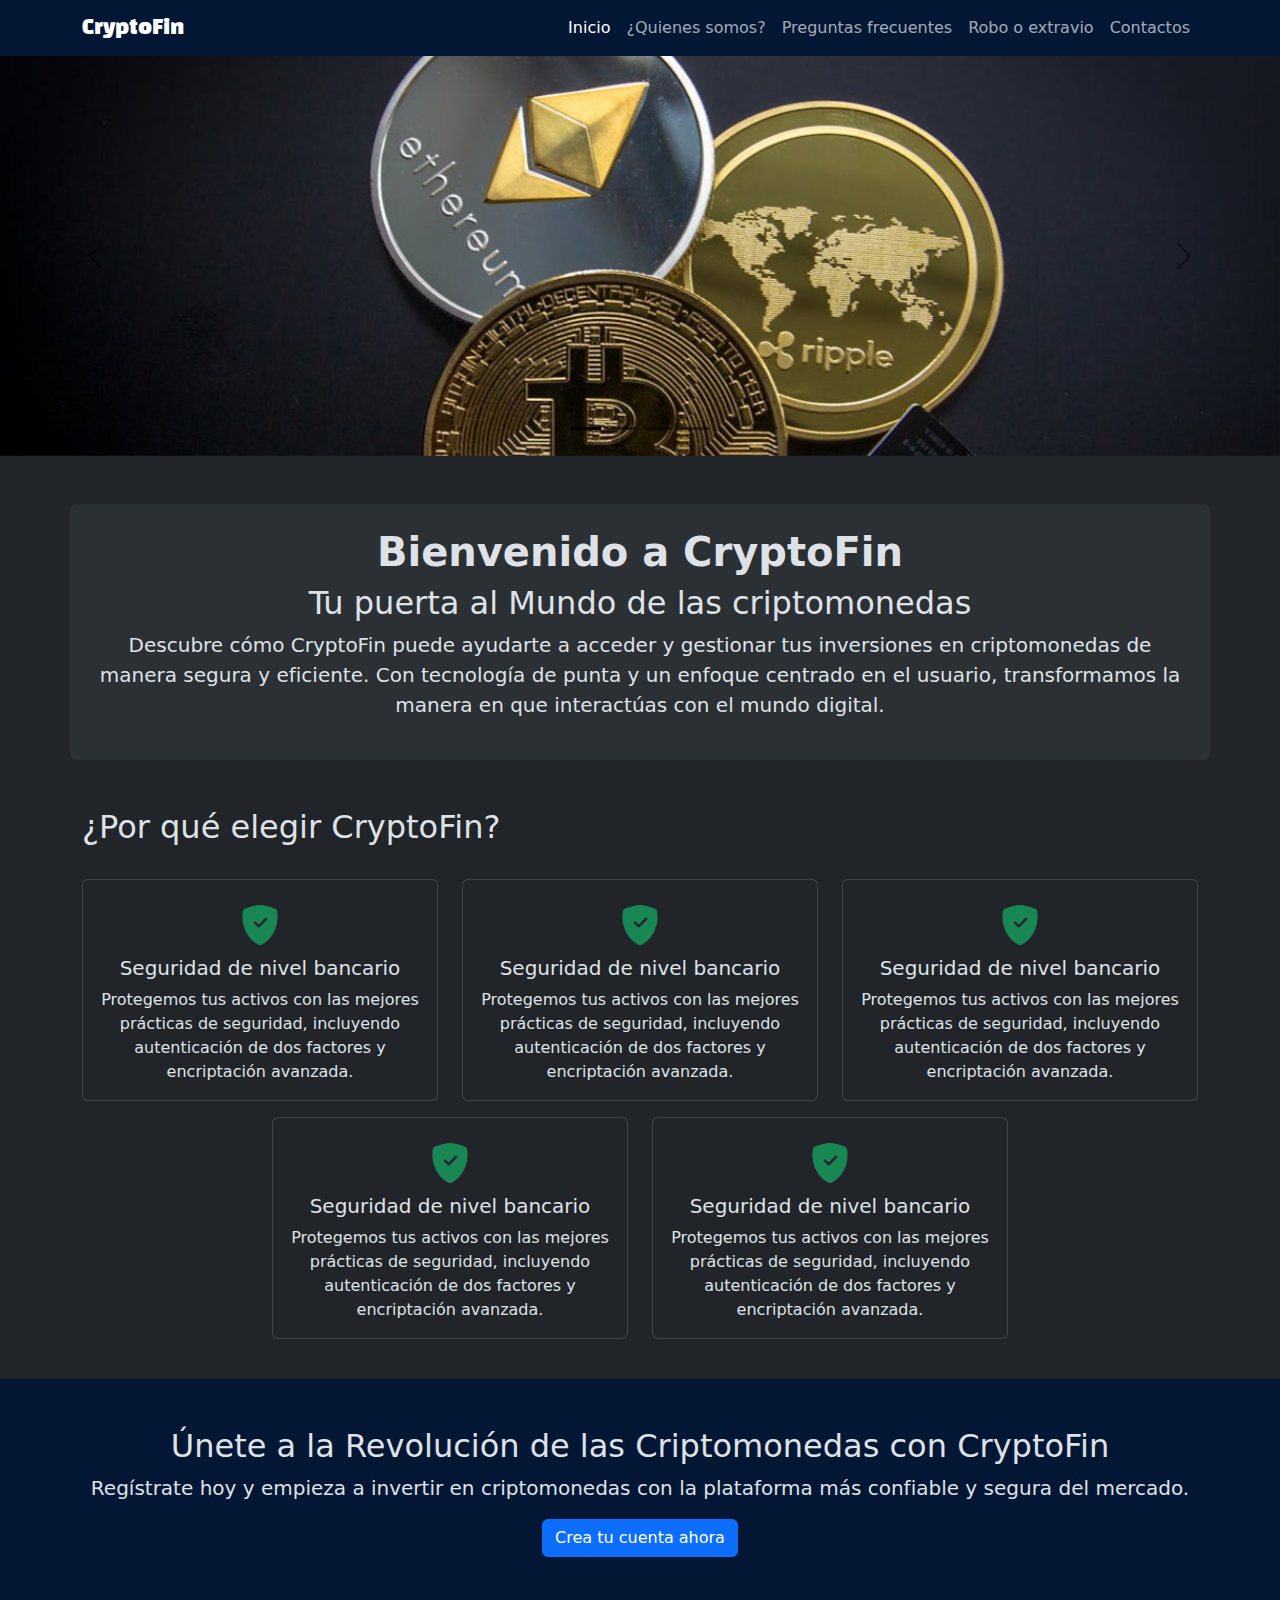
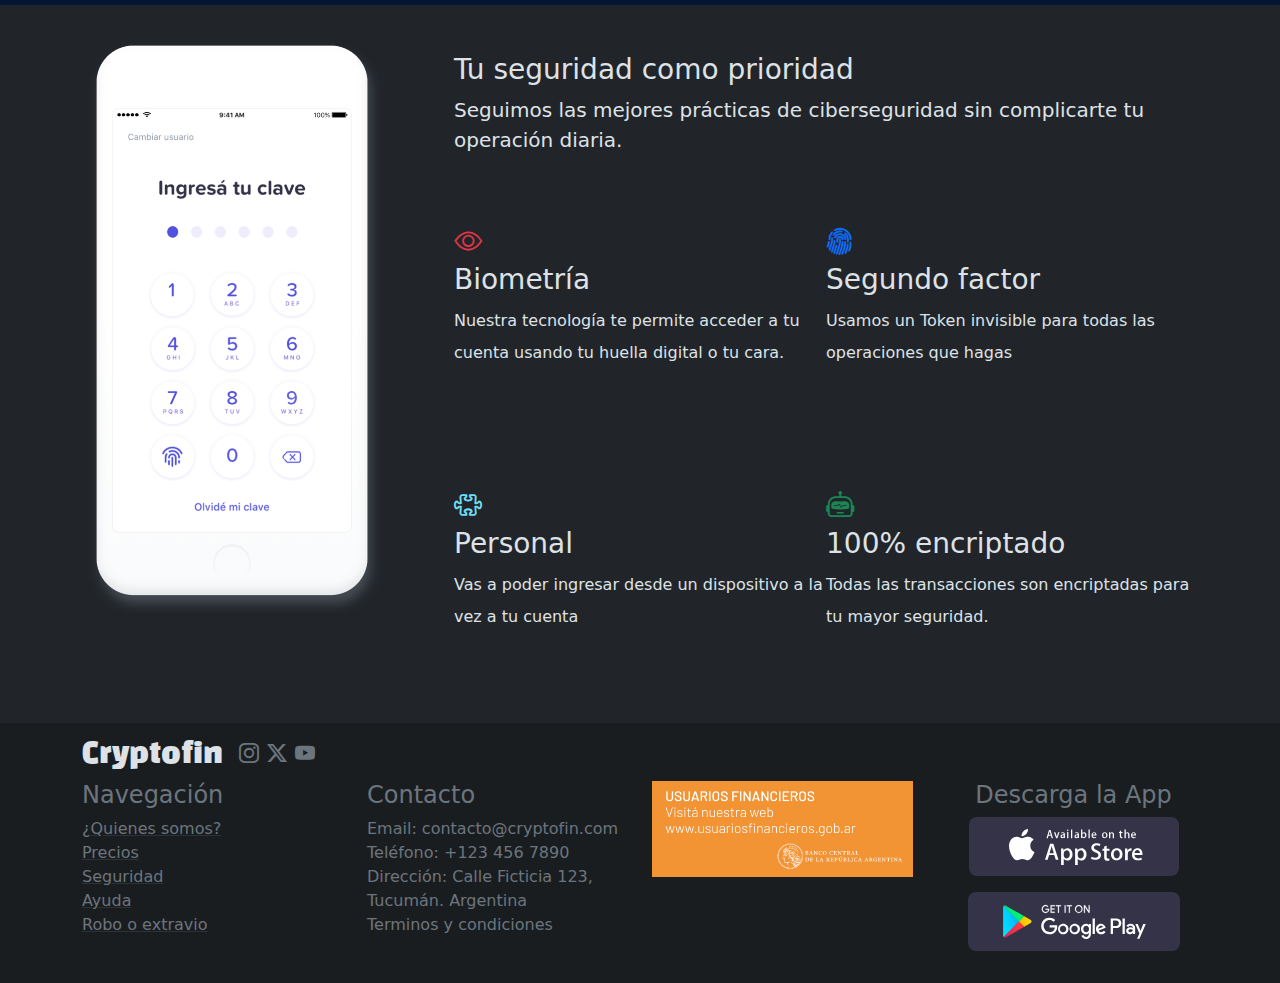
<file: index.html>
<!DOCTYPE html>
<html lang="es" data-bs-theme="dark">
  <head>
    <meta charset="UTF-8" />
    <meta name="viewport" content="width=device-width, initial-scale=1.0" />
    <meta
      name="keywords"
      content="criptomonedas, usdt, bitcoin, wallet, inversion"
    />
    <meta name="author" content="Alvarez Dominguez Jose Agustin" />
    <meta
      name="description"
      content="Descubre como CryptoFin puede ayudarte con tus inversiones. Inverti en criptomonedas, inverti con CryptoFin"
    />

    <link
      href="https://cdn.jsdelivr.net/npm/bootstrap@5.3.3/dist/css/bootstrap.min.css"
      rel="stylesheet"
      integrity="sha384-QWTKZyjpPEjISv5WaRU9OFeRpok6YctnYmDr5pNlyT2bRjXh0JMhjY6hW+ALEwIH"
      crossorigin="anonymous"
    />
    <link
      rel="stylesheet"
      href="https://cdn.jsdelivr.net/npm/bootstrap-icons@1.11.3/font/bootstrap-icons.min.css"
    />
    <link rel="stylesheet" href="./css/styles.css" />
    <link rel="icon" type="image/png" href="../assets/img/fav2.png" />
    <title>CryptoFin</title>
  </head>
  <body>
    <header>
      <nav class="navbar navbar-expand-md bg-primary-subtle">
        <div class="container">
          <a href="index.html" class="navbar-brand fuenteBrand">CryptoFin</a>
          <button
            class="navbar-toggler"
            type="button"
            data-bs-toggle="collapse"
            data-bs-target="#opcionesMenu"
          >
            <span class="navbar-toggler-icon"></span>
          </button>
          <div class="collapse navbar-collapse" id="opcionesMenu">
            <ul class="navbar-nav ms-auto">
              <li class="nav-item">
                <a class="nav-link active" aria-current="page" href="index.html"
                  >Inicio</a
                >
              </li>
              <li class="nav-item">
                <a class="nav-link ff-sans" href="./pages/quienes-somos.html"
                  >¿Quienes somos?</a
                >
              </li>
              <li class="nav-item">
                <a class="nav-link" href="./pages/preguntas-frecuentes.html"
                  >Preguntas frecuentes</a
                >
              </li>
              <li class="nav-item">
                <a class="nav-link" href="./pages/robo-extravio.html"
                  >Robo o extravio</a
                >
              </li>
              <li class="nav-item">
                <a class="nav-link" href="./pages/contactos.html">Contactos</a>
              </li>
            </ul>
          </div>
        </div>
      </nav>
    </header>
    <main>
      <!-- Section carousel/slider -->
      <section
        id="carouselCryptoFin"
        class="carousel slide"
        data-bs-ride="carousel"
        data-bs-interval="2000"
      >
        <div class="carousel-indicators">
          <!-- estos botones son las pestañas/rayitas que tiene el carrousel -->
          <button
            type="button"
            data-bs-target="#carouselCryptoFin"
            data-bs-slide-to="0"
            class="active"
            aria-current="true"
            aria-label="Slide 1"
          ></button>
          <button
            type="button"
            data-bs-target="#carouselCryptoFin"
            data-bs-slide-to="1"
            aria-label="Slide 2"
          ></button>
          <button
            type="button"
            data-bs-target="#carouselCryptoFin"
            data-bs-slide-to="2"
            aria-label="Slide 3"
          ></button>
          <button
            type="button"
            data-bs-target="#carouselCryptoFin"
            data-bs-slide-to="3"
            aria-label="Slide 4"
          ></button>
        </div>
        <!-- Div contenedor de las imagenes -->
        <div class="carousel-inner">
          <div class="carousel-item active">
            <img
              src="./assets/img/banner/crypto.jpeg"
              class="d-block w-100 imagenCarousel"
              alt="criptomonedas"
            />
          </div>
          <div class="carousel-item">
            <img
              src="./assets/img/banner/dolar.jpg"
              class="d-block w-100 imagenCarousel"
              alt="dolares"
            />
          </div>
          <div class="carousel-item">
            <img
              src="./assets/img/banner/atencion.jpg"
              class="d-block w-100 imagenCarousel"
              alt="atención al cliente"
            />
          </div>
          <div class="carousel-item">
            <img
              src="./assets/img/banner/inversion.jpg"
              class="d-block w-100 imagenCarousel"
              alt="inversiones"
            />
          </div>
        </div>
        <!-- Botones de izquierda a derecha -->
        <button
          class="carousel-control-prev"
          type="button"
          data-bs-target="#carouselCryptoFin"
          data-bs-slide="prev"
        >
          <span class="carousel-control-prev-icon" aria-hidden="true"></span>
          <span class="visually-hidden">Previous</span>
        </button>
        <button
          class="carousel-control-next"
          type="button"
          data-bs-target="#carouselCryptoFin"
          data-bs-slide="next"
        >
          <span class="carousel-control-next-icon" aria-hidden="true"></span>
          <span class="visually-hidden">Next</span>
        </button>
      </section>
      <!-- Section bienvenida -->
      <section>
        <div class="container-fluid section1">
          <div
            class="text-center mx-auto bg-body-tertiary rounded mt-5 p-4 container"
          >
            <h1 class="fw-bold">Bienvenido a CryptoFin</h1>
            <h2>Tu puerta al Mundo de las criptomonedas</h2>
            <p class="lead">
              Descubre cómo CryptoFin puede ayudarte a acceder y gestionar tus
              inversiones en criptomonedas de manera segura y eficiente. Con
              tecnología de punta y un enfoque centrado en el usuario,
              transformamos la manera en que interactúas con el mundo digital.
            </p>
          </div>
        </div>
      </section>
      <!-- ¿Por qué elegir CryptoFin?  -->
      <section class="container mt-5">
        <h2 class="pb-4">¿Por qué elegir CryptoFin?</h2>
        <div class="row justify-content-center">
          <article class="col-12 col-md-4 mb-3">
            <div class="card h-100">
              <div class="card-body text-center">
                <i class="bi bi-shield-fill-check fs-1 text-success"></i>
                <h5 class="card-title">Seguridad de nivel bancario</h5>
                <p class="card-text">
                  Protegemos tus activos con las mejores prácticas de seguridad,
                  incluyendo autenticación de dos factores y encriptación
                  avanzada.
                </p>
              </div>
            </div>
          </article>
          <article class="col-12 col-md-4 mb-3">
            <div class="card h-100">
              <div class="card-body text-center">
                <i class="bi bi-shield-fill-check fs-1 text-success"></i>
                <h5 class="card-title">Seguridad de nivel bancario</h5>
                <p class="card-text">
                  Protegemos tus activos con las mejores prácticas de seguridad,
                  incluyendo autenticación de dos factores y encriptación
                  avanzada.
                </p>
              </div>
            </div>
          </article>
          <article class="col-12 col-md-4 mb-3">
            <div class="card h-100">
              <div class="card-body text-center">
                <i class="bi bi-shield-fill-check fs-1 text-success"></i>
                <h5 class="card-title">Seguridad de nivel bancario</h5>
                <p class="card-text">
                  Protegemos tus activos con las mejores prácticas de seguridad,
                  incluyendo autenticación de dos factores y encriptación
                  avanzada.
                </p>
              </div>
            </div>
          </article>
          <article class="col-12 col-md-4 mb-3">
            <div class="card h-100">
              <div class="card-body text-center">
                <i class="bi bi-shield-fill-check fs-1 text-success"></i>
                <h5 class="card-title">Seguridad de nivel bancario</h5>
                <p class="card-text">
                  Protegemos tus activos con las mejores prácticas de seguridad,
                  incluyendo autenticación de dos factores y encriptación
                  avanzada.
                </p>
              </div>
            </div>
          </article>
          <article class="col-12 col-md-4 mb-3">
            <div class="card h-100">
              <div class="card-body text-center">
                <i class="bi bi-shield-fill-check fs-1 text-success"></i>
                <h5 class="card-title">Seguridad de nivel bancario</h5>
                <p class="card-text">
                  Protegemos tus activos con las mejores prácticas de seguridad,
                  incluyendo autenticación de dos factores y encriptación
                  avanzada.
                </p>
              </div>
            </div>
          </article>
        </div>
      </section>
      <section class="container-fluid bg-primary-subtle mt-4 p-5 text-center">
        <!-- Banner informativo -->
        <h2>Únete a la Revolución de las Criptomonedas con CryptoFin</h2>
        <p class="lead">
          Regístrate hoy y empieza a invertir en criptomonedas con la plataforma
          más confiable y segura del mercado.
        </p>
        <button
          type="button"
          class="btn btn-primary"
          data-bs-toggle="modal"
          data-bs-target="#modalRegistro"
        >
          Crea tu cuenta ahora
        </button>
      </section>

      <section class="container py-4">
        <div class="gridContainer container p-0 contenedorGrid">
          <div class="gridItem1">
            <img
              src="./assets/img/iphone-illustration-sec.png"
              alt="screenshot de pantalla iphone"
              class="screenshotApple"
            />
          </div>
          <div class="gridItem2 pt-4">
            <h3>Tu seguridad como prioridad</h3>
            <p class="lead">
              Seguimos las mejores prácticas de ciberseguridad sin complicarte
              tu operación diaria.
            </p>
          </div>
          <div class="gridItem3">
            <i class="bi bi-eye text-danger fs-3"></i>
            <h3>Biometría</h3>
            <p class="lh-lg">
              Nuestra tecnología te permite acceder a tu cuenta usando tu huella
              digital o tu cara.
            </p>
          </div>
          <div class="gridItem3">
            <i class="bi bi-fingerprint text-primary fs-3"></i>
            <h3>Segundo factor</h3>
            <p class="lh-lg">
              Usamos un Token invisible para todas las operaciones que hagas
            </p>
          </div>
          <div class="gridItem3">
            <i class="bi bi-puzzle text-info-emphasis fs-3"></i>
            <h3>Personal</h3>
            <p class="lh-lg">
              Vas a poder ingresar desde un dispositivo a la vez a tu cuenta
            </p>
          </div>
          <div class="gridItem3">
            <i class="bi bi-robot fs-3 text-success"></i>
            <h3>100% encriptado</h3>
            <p class="lh-lg">
              Todas las transacciones son encriptadas para tu mayor seguridad.
            </p>
          </div>
        </div>
      </section>
      <!-- modal registro -->
      <div
        class="modal fade"
        id="modalRegistro"
        tabindex="-1"
        aria-labelledby="modalRegistroLabel"
        aria-hidden="true"
      >
        <div class="modal-dialog">
          <div class="modal-content">
            <div class="modal-header">
              <h2 class="modal-title fs-5" id="modalRegistroLabel">
                Formulario de registro
              </h2>
              <button
                type="button"
                class="btn-close"
                data-bs-dismiss="modal"
                aria-label="Close"
              ></button>
            </div>
            <div class="modal-body">
              <form>
                <div class="form-floating mb-3">
                  <input
                    type="text"
                    class="form-control"
                    id="nombreApellido"
                    placeholder="Nombre y apellido"
                    minlength="3"
                    maxlength="50"
                    required
                  />
                  <label for="nombreApellido">Nombre y apellido</label>
                </div>
                <div class="form-floating mb-3">
                  <input
                    type="email"
                    class="form-control"
                    id="email"
                    placeholder="Email"
                    required
                  />
                  <label for="email">Email</label>
                </div>
                <div class="form-floating my-2">
                  <input
                    type="password"
                    class="form-control"
                    id="password"
                    placeholder="contraseña"
                    minlength="8"
                    maxlength="16"
                    required
                  />
                  <label for="password">Contraseña</label>
                </div>
                <div class="form-floating mb-3">
                  <input
                    type="text"
                    class="form-control"
                    id="direccion"
                    placeholder="Direccion"
                  />
                  <label for="direccion">Dirección</label>
                </div>
                <div class="form-floating mb-3">
                  <input
                    type="text"
                    class="form-control"
                    id="codigoPostal"
                    placeholder="codigoPostal"
                    minlength="4" maxlength="8"
                  />
                  <label for="codigoPostal">Código Postal</label>
                </div>
                <div class="form-floating mb-3">
                  <input
                    type="tel"
                    class="form-control"
                    id="telefono"
                    placeholder="telefono"

                  />
                  <label for="telefono">Teléfono</label>
                </div>

                <button type="submit" class="btn btn-primary my-2">
                  Enviar
                </button>
              </form>
            </div>
          </div>
        </div>
      </div>
    </main>
    <footer class="py-3 bg-dark-subtle">
      <section class="container">
        <div class="row">
          <article class="col-12 d-flex">
            <h3 class="me-3 fuenteBrand">Cryptofin</h3>
            <a href="./pages/error-404.html" class="link-secondary fs-5"
              ><i class="bi bi-instagram"></i
            ></a>
            <a href="./pages/error-404.html" class="mx-2 link-secondary fs-5">
              <i class="bi bi-twitter-x"></i>
            </a>
            <a href="./pages/error-404.html" class="link-secondary fs-5">
              <i class="bi bi-youtube"></i>
            </a>
          </article>
          <article class="col-12 col-md-6 col-lg-3 footerCentrado">
            <h4 class="text-secondary">Navegación</h4>
            <ul class="list-unstyled">
              <li>
                <a
                  href="./pages/quienes-somos.html"
                  class="link-secondary link-underline-opacity-25"
                  >¿Quienes somos?</a
                >
              </li>
              <li>
                <a
                  href="./pages/error-404.html"
                  class="link-secondary link-underline-opacity-25"
                  >Precios</a
                >
              </li>
              <li>
                <a
                  href="./pages/error-404.html"
                  class="link-secondary link-underline-opacity-25"
                  >Seguridad</a
                >
              </li>
              <li>
                <a
                  href="./pages/preguntas-frecuentes.html"
                  class="link-secondary link-underline-opacity-25"
                  >Ayuda</a
                >
              </li>
              <li>
                <a
                  href="./pages/robo-extravio.html"
                  class="link-secondary link-underline-opacity-25"
                  >Robo o extravio</a
                >
              </li>
            </ul>
          </article>
          <article class="col-12 col-md-6 col-lg-3 footerCentrado">
            <h4 class="text-secondary">Contacto</h4>
            <ul class="list-unstyled">
              <li class="text-secondary">Email: contacto@cryptofin.com</li>
              <li class="text-secondary">Teléfono: +123 456 7890</li>
              <li class="text-secondary">
                Dirección: Calle Ficticia 123, Tucumán. Argentina
              </li>
              <li class="text-secondary">Terminos y condiciones</li>
            </ul>
          </article>
          <article class="col-12 col-md-6 col-lg-3">
            <a href="#">
              <img
                src="./assets/img/usuariosfinancieros.png"
                alt="web www.usuariosfinancieros.gob.ar"
                class="imagenFooter"
              />
            </a>
          </article>
          <article class="col-12 col-md-6 col-lg-3 ps-4 text-center">
            <h4 class="text-secondary">Descarga la App</h4>
            <a href="#">
              <img
                src="./assets/img/badge-apple-store.svg"
                alt="IOS AppStore"
                class="mb-3"
              />
            </a>
            <a href="#">
              <img
                src="./assets/img/google-play-badge-bb.svg"
                alt="Google PlayStore"
                class="mb-3"
              />
            </a>
          </article>
        </div>
      </section>
    </footer>
    <script
      src="https://cdn.jsdelivr.net/npm/bootstrap@5.3.3/dist/js/bootstrap.bundle.min.js"
      integrity="sha384-YvpcrYf0tY3lHB60NNkmXc5s9fDVZLESaAA55NDzOxhy9GkcIdslK1eN7N6jIeHz"
      crossorigin="anonymous"
    ></script>
  </body>
</html>
</file>
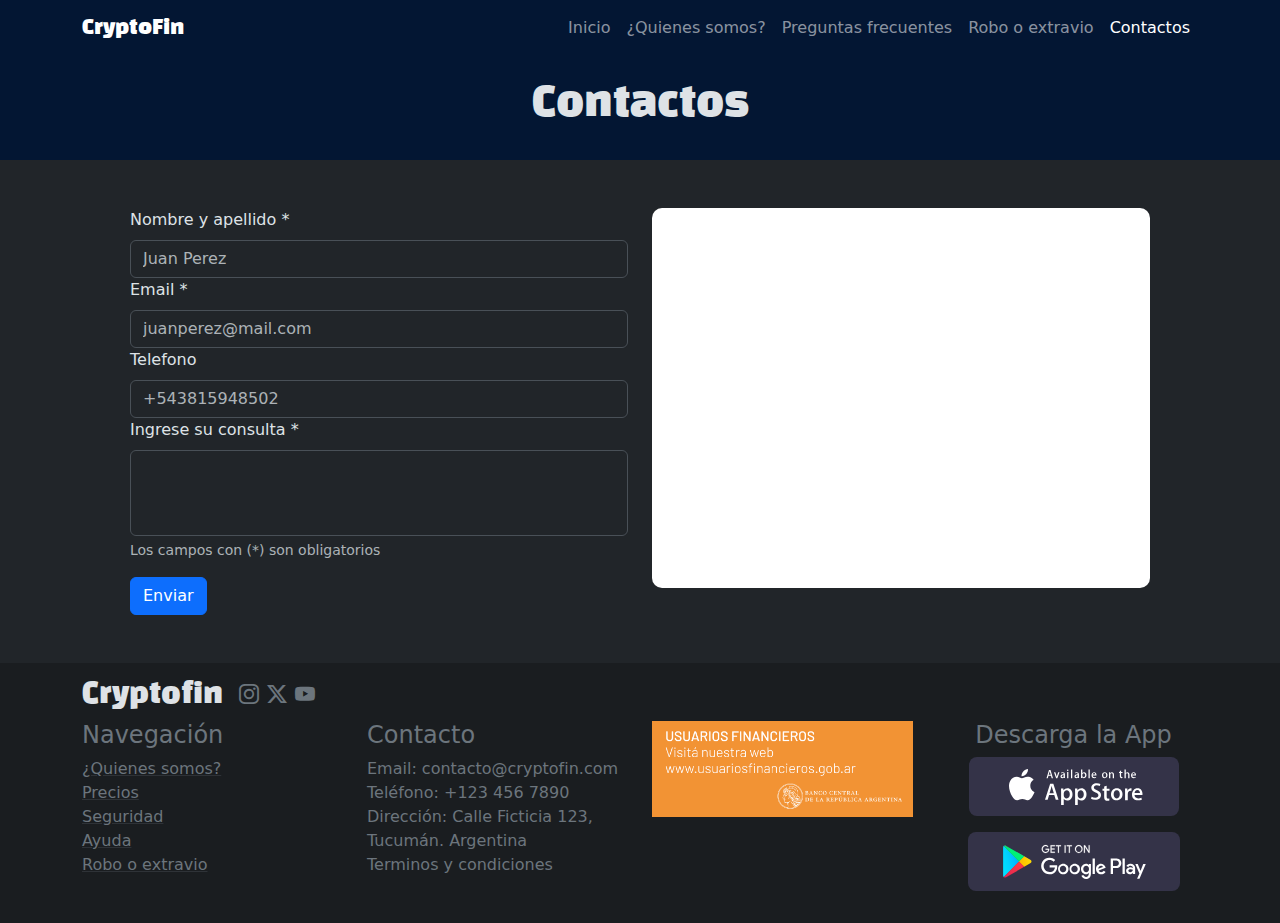
<file: pages/contactos.html>
<!DOCTYPE html>
<html lang="es" data-bs-theme="dark">
  <head>
    <meta charset="UTF-8" />
    <meta name="viewport" content="width=device-width, initial-scale=1.0" />
    <meta
      name="keywords"
      content="criptomonedas, usdt, bitcoin, wallet, inversion"
    />
    <meta name="author" content="Alvarez Dominguez Jose Agustin" />
    <meta
      name="description"
      content="Descubre como CryptoFin puede ayudarte con tus inversiones. Inverti en criptomonedas, inverti con CryptoFin"
    />
    <link
      rel="stylesheet"
      href="https://cdn.jsdelivr.net/npm/bootstrap-icons@1.11.3/font/bootstrap-icons.min.css"
    />
    <link
      href="https://cdn.jsdelivr.net/npm/bootstrap@5.3.3/dist/css/bootstrap.min.css"
      rel="stylesheet"
      integrity="sha384-QWTKZyjpPEjISv5WaRU9OFeRpok6YctnYmDr5pNlyT2bRjXh0JMhjY6hW+ALEwIH"
      crossorigin="anonymous"
    />
    <link rel="stylesheet" href="../css/styles.css" />
    <link rel="icon" type="image/png" href="../assets/img/fav2.png" />
    <title>Contacto</title>
  </head>
  <body>
    <header>
      <nav
        class="navbar navbar-expand-md bg-primary-subtle"
        data-bs-theme="dark"
      >
        <div class="container">
          <a href="../index.html" class="navbar-brand fuenteBrand">CryptoFin</a>
          <button
            class="navbar-toggler"
            type="button"
            data-bs-toggle="collapse"
            data-bs-target="#opcionesMenu"
          >
            <span class="navbar-toggler-icon"></span>
          </button>
          <div class="collapse navbar-collapse" id="opcionesMenu">
            <ul class="navbar-nav ms-auto">
              <li class="nav-item">
                <a class="nav-link" href="../index.html">Inicio</a>
              </li>
              <li class="nav-item">
                <a class="nav-link ff-sans" href="./quienes-somos.html"
                  >¿Quienes somos?</a
                >
              </li>
              <li class="nav-item">
                <a class="nav-link" href="./preguntas-frecuentes.html"
                  >Preguntas frecuentes</a
                >
              </li>
              <li class="nav-item">
                <a class="nav-link" href="./robo-extravio.html"
                  >Robo o extravio</a
                >
              </li>
              <li class="nav-item">
                <a
                  class="nav-link active"
                  aria-current="page"
                  href="contactos.html"
                  >Contactos</a
                >
              </li>
            </ul>
          </div>
        </div>
      </nav>
      <div class="bg-primary-subtle text-center p-4">
        <h1 class="fuenteBrand">Contactos</h1>
      </div>
    </header>
    <main>
      <section class="container">
        <div class="container-fluid flexible">
          <div class="formularioResponsive">
            <form>
              <div>
                <label for="Nombre" class="form-label">
                  Nombre y apellido *</label
                >
                <input
                  type="text"
                  class="form-control"
                  id="nombre"
                  placeholder="Juan Perez"
                  required
                  minlength="4" maxlength="35"
                />
              </div>
              <div>
                <label for="email" class="form-label"> Email *</label>
                <input
                  type="email"
                  id="nombre"
                  class="form-control"
                  placeholder="juanperez@mail.com"
                  required
                />
              </div>
              <div>
                <label for="telefono" class="form-label"> Telefono </label>
                <input
                  type="number"
                  class="form-control"
                  placeholder="+543815948502"
                />
              </div>
              <div>
                <label for="consulta" class="form-label">
                  Ingrese su consulta *
                </label>
                <textarea
                  name="consulta"
                  id="consulta"
                  class="form-control text-area-consulta"
                  rows="3"
                  required
                  minlength="5"
                  
                ></textarea>
                <div id="passwordHelpBlock" class="form-text">
                  Los campos con (*) son obligatorios
                </div>
              </div>
              <button type="submit" class="btn btn-primary mt-3">Enviar</button>
            </form>
          </div>

          <div class="contenedorOculto formularioResponsive">
            <iframe
              src="https://www.google.com/maps/embed?pb=!1m18!1m12!1m3!1d3560.1060679495386!2d-65.20974192602831!3d-26.83657849002423!2m3!1f0!2f0!3f0!3m2!1i1024!2i768!4f13.1!3m3!1m2!1s0x94225d3ad7f30f1d%3A0xf8606cd659b8e3e4!2sRollingCode%20School!5e0!3m2!1ses-419!2sar!4v1720893011438!5m2!1ses-419!2sar"
              width="450"
              height="380"
              class="mapaRolling"
              allowfullscreen=""
              referrerpolicy="no-referrer-when-downgrade"
            ></iframe>
          </div>
        </div>
      </section>
    </main>

    <footer class="py-3 bg-dark-subtle">
      <section class="container">
        <div class="row">
          <article class="col-12 d-flex">
            <h3 class="me-3 fuenteBrand">Cryptofin</h3>
            <a href="./pages/error-404.html" class="link-secondary fs-5"
              ><i class="bi bi-instagram"></i
            ></a>
            <a href="./pages/error-404.html" class="mx-2 link-secondary fs-5">
              <i class="bi bi-twitter-x"></i>
            </a>
            <a href="./pages/error-404.html" class="link-secondary fs-5">
              <i class="bi bi-youtube"></i>
            </a>
          </article>
          <article class="col-12 col-md-6 col-lg-3 footerCentrado">
            <h4 class="text-secondary">Navegación</h4>
            <ul class="list-unstyled">
              <li>
                <a
                  href="./quienes-somos.html"
                  class="link-secondary link-underline-opacity-25"
                  >¿Quienes somos?</a
                >
              </li>
              <li>
                <a
                  href="./error-404.html"
                  class="link-secondary link-underline-opacity-25"
                  >Precios</a
                >
              </li>
              <li>
                <a
                  href="./error-404.html"
                  class="link-secondary link-underline-opacity-25"
                  >Seguridad</a
                >
              </li>
              <li>
                <a
                  href="./preguntas-frecuentes.html"
                  class="link-secondary link-underline-opacity-25"
                  >Ayuda</a
                >
              </li>
              <li>
                <a
                  href="./robo-extravio.html"
                  class="link-secondary link-underline-opacity-25"
                  >Robo o extravio</a
                >
              </li>
            </ul>
          </article>
          <article class="col-12 col-md-6 col-lg-3 footerCentrado">
            <h4 class="text-secondary">Contacto</h4>
            <ul class="list-unstyled">
              <li class="text-secondary">Email: contacto@cryptofin.com</li>
              <li class="text-secondary">Teléfono: +123 456 7890</li>
              <li class="text-secondary">
                Dirección: Calle Ficticia 123, Tucumán. Argentina
              </li>
              <li class="text-secondary">Terminos y condiciones</li>
            </ul>
          </article>
          <article class="col-12 col-md-6 col-lg-3">
            <a href="#">
              <img
                src="../assets/img/usuariosfinancieros.png"
                alt="web www.usuariosfinancieros.gob.ar"
                class="imagenFooter"
              />
            </a>
          </article>
          <article class="col-12 col-md-6 col-lg-3 ps-4 text-center">
            <h4 class="text-secondary">Descarga la App</h4>
            <a href="#">
              <img
                src="../assets/img/badge-apple-store.svg"
                alt="IOS AppStore"
                class="mb-3"
              />
            </a>
            <a href="#">
              <img
                src="../assets/img/google-play-badge-bb.svg"
                alt="Google PlayStore"
                class="mb-3"
              />
            </a>
          </article>
        </div>
      </section>
    </footer>
    <script
      src="https://cdn.jsdelivr.net/npm/bootstrap@5.3.3/dist/js/bootstrap.bundle.min.js"
      integrity="sha384-YvpcrYf0tY3lHB60NNkmXc5s9fDVZLESaAA55NDzOxhy9GkcIdslK1eN7N6jIeHz"
      crossorigin="anonymous"
    ></script>
  </body>
</html>
</file>
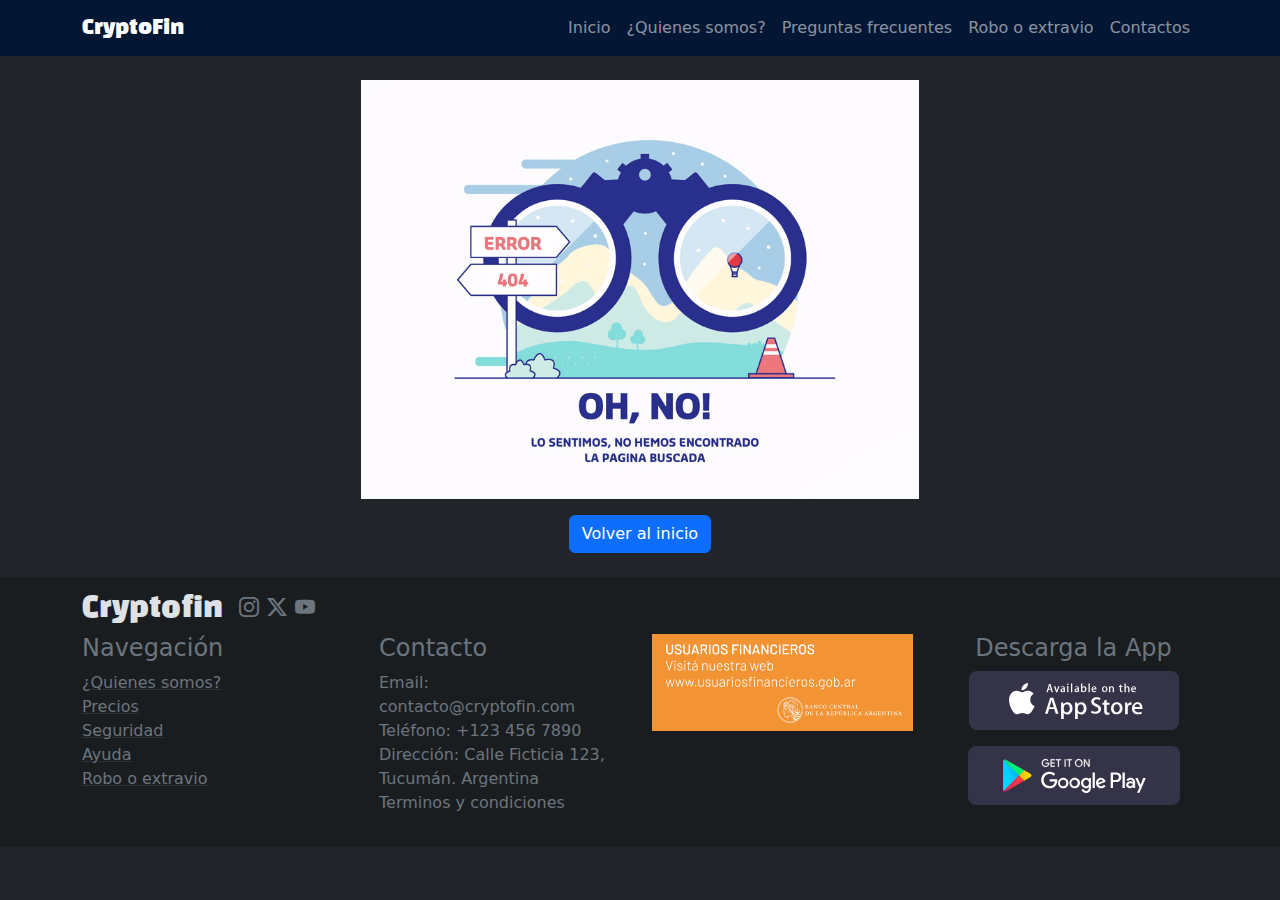
<file: pages/error-404.html>
<!DOCTYPE html>
<html lang="es" data-bs-theme="dark">
  <head>
    <meta charset="UTF-8" />
    <meta name="viewport" content="width=device-width, initial-scale=1.0" />
    <meta
      name="keywords"
      content="criptomonedas, usdt, bitcoin, wallet, inversion"
    />
    <meta name="author" content="Alvarez Dominguez Jose Agustin" />
    <meta
      name="description"
      content="Descubre como CryptoFin puede ayudarte con tus inversiones. Inverti en criptomonedas, inverti con CryptoFin"
    />

    <link
      href="https://cdn.jsdelivr.net/npm/bootstrap@5.3.3/dist/css/bootstrap.min.css"
      rel="stylesheet"
      integrity="sha384-QWTKZyjpPEjISv5WaRU9OFeRpok6YctnYmDr5pNlyT2bRjXh0JMhjY6hW+ALEwIH"
      crossorigin="anonymous"
    />
    <link
      rel="stylesheet"
      href="https://cdn.jsdelivr.net/npm/bootstrap-icons@1.11.3/font/bootstrap-icons.min.css"
    />
    <link rel="stylesheet" href="../css/styles.css" />
    <title>Error 404 | Page not found</title>
  </head>
  <body>
    <header>
      <nav
        class="navbar navbar-expand-md bg-primary-subtle"
        data-bs-theme="dark"
      >
        <div class="container">
          <a href="../index.html" class="navbar-brand fuenteBrand">CryptoFin</a>
          <button
            class="navbar-toggler"
            type="button"
            data-bs-toggle="collapse"
            data-bs-target="#opcionesMenu"
          >
            <span class="navbar-toggler-icon"></span>
          </button>
          <div class="collapse navbar-collapse" id="opcionesMenu">
            <ul class="navbar-nav ms-auto">
              <li class="nav-item">
                <a class="nav-link" href="../index.html">Inicio</a>
              </li>
              <li class="nav-item">
                <a class="nav-link" href="./pages/quienes-somos.html"
                  >¿Quienes somos?</a
                >
              </li>
              <li class="nav-item">
                <a class="nav-link" href="./preguntas-frecuentes.html"
                  >Preguntas frecuentes</a
                >
              </li>
              <li class="nav-item">
                <a class="nav-link" href="./robo-extravio.html"
                  >Robo o extravio</a
                >
              </li>
              <li class="nav-item">
                <a class="nav-link" href="./contactos.html">Contactos</a>
              </li>
            </ul>
          </div>
        </div>
      </nav>
    </header>
    <main class="container text-center my-4">
      <section class="d-flex flex-column align-items-center">
        <img src="../assets/img/404.gif" alt="error 404" class="mb-3 w-100 imagenError"/>
        <a href="../index.html" class="btn btn-primary "> Volver al inicio </a>
      </section>
    </main>
    <footer class="py-3 bg-dark-subtle">
      <section class="container">
        <div class="row">
          <article class="col-12 d-flex">
            <h3 class="me-3 fuenteBrand">Cryptofin</h3>
            <a href="./pages/error-404.html" class="link-secondary fs-5"
              ><i class="bi bi-instagram"></i
            ></a>
            <a href="./pages/error-404.html" class="mx-2 link-secondary fs-5">
              <i class="bi bi-twitter-x"></i>
            </a>
            <a href="./pages/error-404.html" class="link-secondary fs-5">
              <i class="bi bi-youtube"></i>
            </a>
          </article>
          <article class="col-12 col-md-6 col-lg-3 footerCentrado">
            <h4 class="text-secondary">Navegación</h4>
            <ul class="list-unstyled">
              <li>
                <a
                  href="../pages/quienes-somos.html"
                  class="link-secondary link-underline-opacity-25"
                  >¿Quienes somos?</a
                >
              </li>
              <li>
                <a
                  href="../pages/error-404.html"
                  class="link-secondary link-underline-opacity-25"
                  >Precios</a
                >
              </li>
              <li>
                <a
                  href="./pages/error-404.html"
                  class="link-secondary link-underline-opacity-25"
                  >Seguridad</a
                >
              </li>
              <li>
                <a
                  href="../pages/error-404.html"
                  class="link-secondary link-underline-opacity-25"
                  >Ayuda</a
                >
              </li>
              <li>
                <a
                  href="../pages/error-404.html"
                  class="link-secondary link-underline-opacity-25"
                  >Robo o extravio</a
                >
              </li>
            </ul>
          </article>
          <article class="col-12 col-md-6 col-lg-3 ps-4 footerCentrado">
            <h4 class="text-secondary">Contacto</h4>
            <ul class="list-unstyled">
              <li class="text-secondary">Email: contacto@cryptofin.com</li>
              <li class="text-secondary">Teléfono: +123 456 7890</li>
              <li class="text-secondary">
                Dirección: Calle Ficticia 123, Tucumán. Argentina
              </li>
              <li class="text-secondary">Terminos y condiciones</li>
            </ul>
          </article>
          <article class="col-12 col-md-6 col-lg-3">
            <img
              src="../assets/img/usuariosfinancieros.png"
              alt="web www.usuariosfinancieros.gob.ar"
              class="imagenFooter"
            />
          </article>
          <article class="col-12 col-md-6 col-lg-3 ps-4 text-center">
            <h4 class="text-secondary">Descarga la App</h4>
            <img
              src="../assets/img/badge-apple-store.svg"
              alt="IOS AppStore"
              class="mb-3"
            />
            <img
              src="../assets/img/google-play-badge-bb.svg"
              alt="Google PlayStore"
              class="mb-3"
            />
          </article>
        </div>
      </section>
    </footer>
    <script
      src="https://cdn.jsdelivr.net/npm/bootstrap@5.3.3/dist/js/bootstrap.bundle.min.js"
      integrity="sha384-YvpcrYf0tY3lHB60NNkmXc5s9fDVZLESaAA55NDzOxhy9GkcIdslK1eN7N6jIeHz"
      crossorigin="anonymous"
    ></script>
  </body>
</html>
</file>
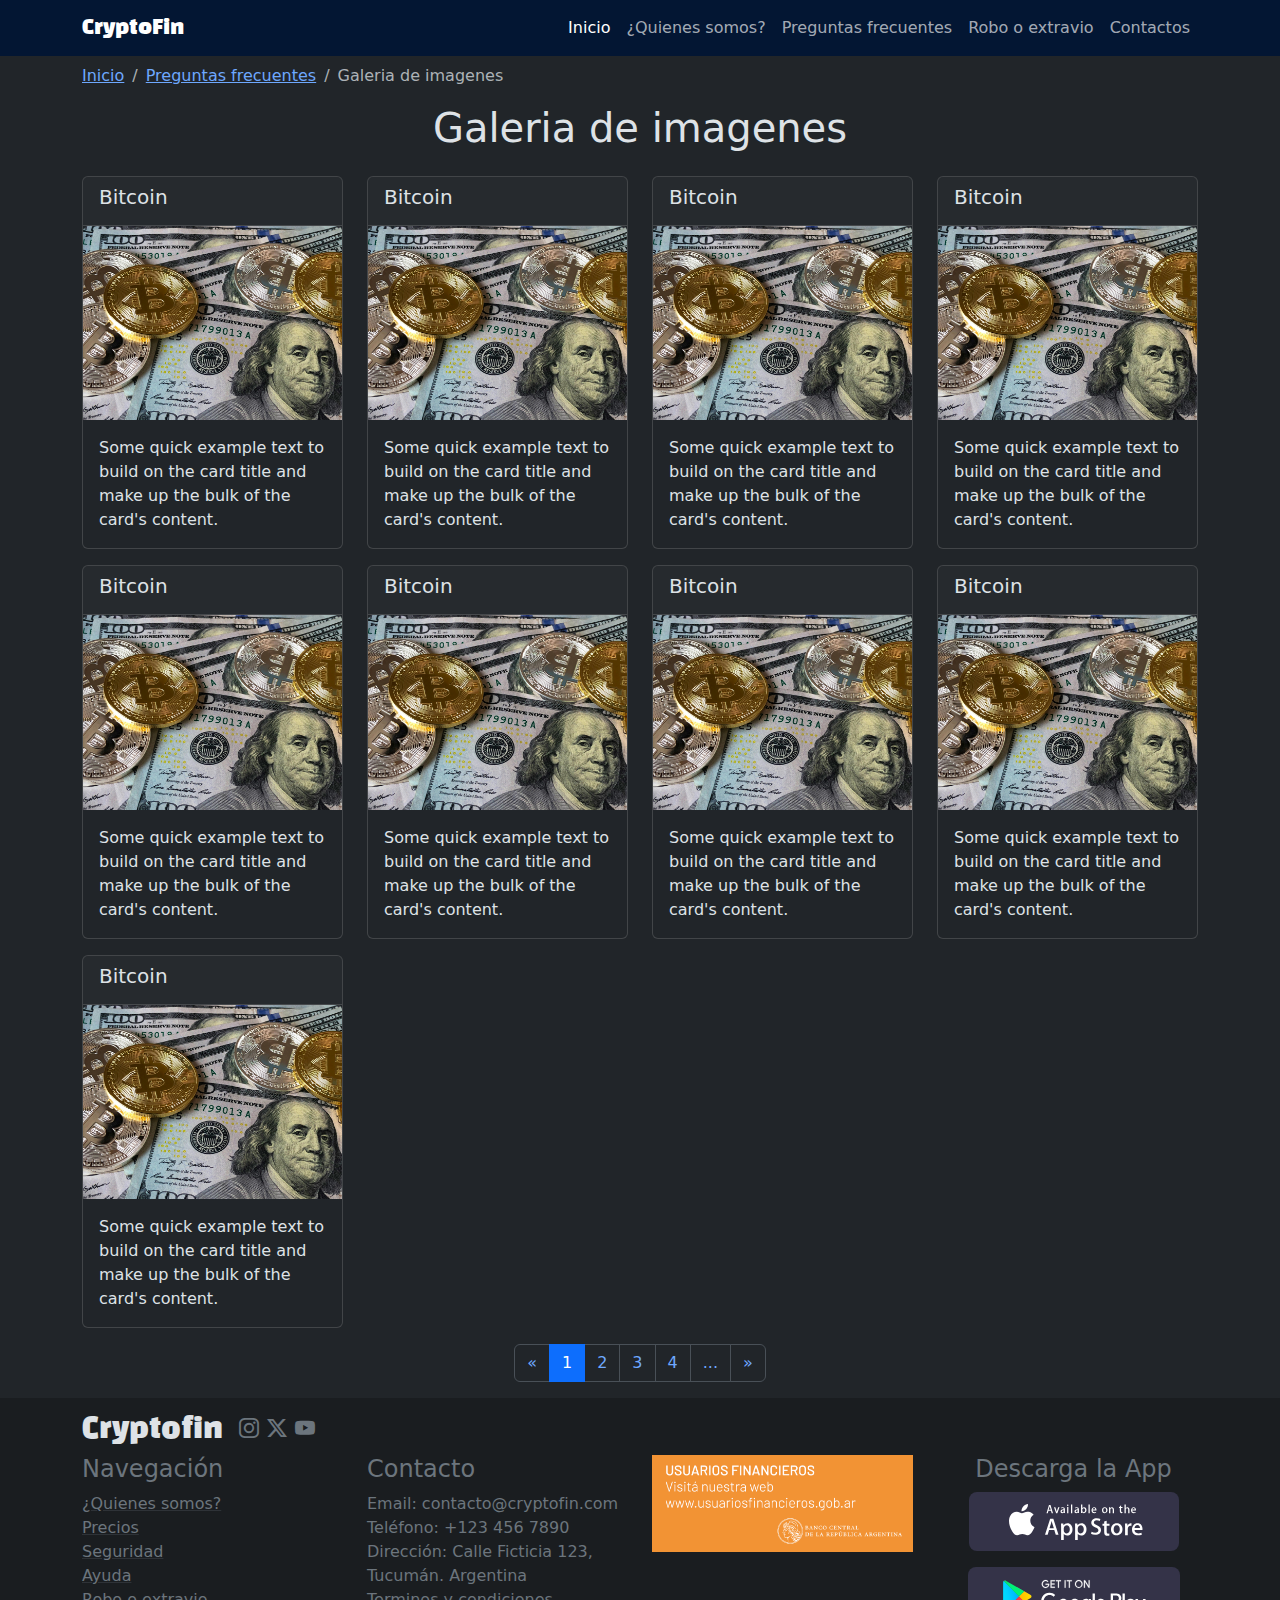
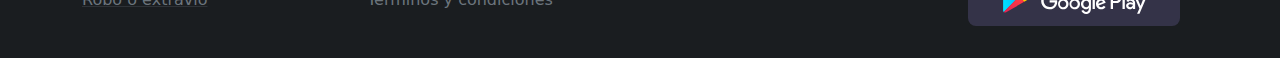
<file: pages/galeria.html>
<!DOCTYPE html>
<html lang="es" data-bs-theme="dark">
  <head>
    <meta charset="UTF-8" />
    <meta name="viewport" content="width=device-width, initial-scale=1.0" />
    <meta
      name="keywords"
      content="criptomonedas, usdt, bitcoin, wallet, inversion"
    />
    <meta name="author" content="Alvarez Dominguez Jose Agustin" />
    <meta
      name="description"
      content="Descubre como CryptoFin puede ayudarte con tus inversiones. Inverti en criptomonedas, inverti con CryptoFin"
    />

    <link
      href="https://cdn.jsdelivr.net/npm/bootstrap@5.3.3/dist/css/bootstrap.min.css"
      rel="stylesheet"
      integrity="sha384-QWTKZyjpPEjISv5WaRU9OFeRpok6YctnYmDr5pNlyT2bRjXh0JMhjY6hW+ALEwIH"
      crossorigin="anonymous"
    />
    <link
      rel="stylesheet"
      href="https://cdn.jsdelivr.net/npm/bootstrap-icons@1.11.3/font/bootstrap-icons.min.css"
    />
    <link rel="stylesheet" href="../css/styles.css" />
    <title>Galeria |</title>
  </head>
  <body>
    <header>
      <nav class="navbar navbar-expand-md bg-primary-subtle">
        <div class="container">
          <a href="../index.html" class="navbar-brand fuenteBrand">CryptoFin</a>
          <button
            class="navbar-toggler"
            type="button"
            data-bs-toggle="collapse"
            data-bs-target="#opcionesMenu"
          >
            <span class="navbar-toggler-icon"></span>
          </button>
          <div class="collapse navbar-collapse" id="opcionesMenu">
            <ul class="navbar-nav ms-auto">
              <li class="nav-item">
                <a
                  class="nav-link active"
                  aria-current="page"
                  href="../index.html"
                  >Inicio</a
                >
              </li>
              <li class="nav-item">
                <a class="nav-link ff-sans" href="../pages/quienes-somos.html"
                  >¿Quienes somos?</a
                >
              </li>
              <li class="nav-item">
                <a class="nav-link" href="../pages/quienes-somos.html"
                  >Preguntas frecuentes</a
                >
              </li>
              <li class="nav-item">
                <a class="nav-link" href="../pages/robo-extravio.html"
                  >Robo o extravio</a
                >
              </li>
              <li class="nav-item">
                <a class="nav-link" href="../pages/contactos.html">Contactos</a>
              </li>
            </ul>
          </div>
        </div>
      </nav>
    </header>
    <main class="container my-2">
      <nav aria-label="breadcrumb">
        <ol class="breadcrumb">
          <li class="breadcrumb-item"><a href="../index.html">Inicio</a></li>
          <li class="breadcrumb-item"><a href="../pages/preguntas-frecuentes.html">Preguntas frecuentes</a></li>
          <li class="breadcrumb-item active" aria-current="page">Galeria de imagenes</li>
        </ol>
      </nav>

      <h1 class="text-center mb-4">Galeria de imagenes</h1>

      <section class="row">
        <article class="col-12 col-md-4 col-lg-3 mb-3">
          <div class="card">
            <div class="card-header">
              <h5> 
                Bitcoin
              </h5>
            </div>
            <img src="../assets/img/pexels-davidmcbee-730547.jpg" class="card-img-top" alt="criptomonedas y dolares">

            <div class="card-body">
              <p class="card-text">Some quick example text to build on the card title and make up the bulk of the card's content.</p>
            </div>
          </div>
        </article>
        <article class="col-12 col-md-4 col-lg-3 mb-3">
          <div class="card">
            <div class="card-header">
              <h5> 
                Bitcoin
              </h5>
            </div>
            <img src="../assets/img/pexels-davidmcbee-730547.jpg" class="card-img-top" alt="criptomonedas y dolares">

            <div class="card-body">
              <p class="card-text">Some quick example text to build on the card title and make up the bulk of the card's content.</p>
            </div>
          </div>
        </article>
        <article class="col-12 col-md-4 col-lg-3 mb-3">
          <div class="card">
            <div class="card-header">
              <h5> 
                Bitcoin
              </h5>
            </div>
            <img src="../assets/img/pexels-davidmcbee-730547.jpg" class="card-img-top" alt="criptomonedas y dolares">

            <div class="card-body">
              <p class="card-text">Some quick example text to build on the card title and make up the bulk of the card's content.</p>
            </div>
          </div>
        </article>
        <article class="col-12 col-md-4 col-lg-3 mb-3">
          <div class="card">
            <div class="card-header">
              <h5> 
                Bitcoin
              </h5>
            </div>
            <img src="../assets/img/pexels-davidmcbee-730547.jpg" class="card-img-top" alt="criptomonedas y dolares">

            <div class="card-body">
              <p class="card-text">Some quick example text to build on the card title and make up the bulk of the card's content.</p>
            </div>
          </div>
        </article>
        <article class="col-12 col-md-4 col-lg-3 mb-3">
          <div class="card">
            <div class="card-header">
              <h5> 
                Bitcoin
              </h5>
            </div>
            <img src="../assets/img/pexels-davidmcbee-730547.jpg" class="card-img-top" alt="criptomonedas y dolares">

            <div class="card-body">
              <p class="card-text">Some quick example text to build on the card title and make up the bulk of the card's content.</p>
            </div>
          </div>
        </article>
        <article class="col-12 col-md-4 col-lg-3 mb-3">
          <div class="card">
            <div class="card-header">
              <h5> 
                Bitcoin
              </h5>
            </div>
            <img src="../assets/img/pexels-davidmcbee-730547.jpg" class="card-img-top" alt="criptomonedas y dolares">

            <div class="card-body">
              <p class="card-text">Some quick example text to build on the card title and make up the bulk of the card's content.</p>
            </div>
          </div>
        </article>
        <article class="col-12 col-md-4 col-lg-3 mb-3">
          <div class="card">
            <div class="card-header">
              <h5> 
                Bitcoin
              </h5>
            </div>
            <img src="../assets/img/pexels-davidmcbee-730547.jpg" class="card-img-top" alt="criptomonedas y dolares">

            <div class="card-body">
              <p class="card-text">Some quick example text to build on the card title and make up the bulk of the card's content.</p>
            </div>
          </div>
        </article>
        <article class="col-12 col-md-4 col-lg-3 mb-3">
          <div class="card">
            <div class="card-header">
              <h5> 
                Bitcoin
              </h5>
            </div>
            <img src="../assets/img/pexels-davidmcbee-730547.jpg" class="card-img-top" alt="criptomonedas y dolares">

            <div class="card-body">
              <p class="card-text">Some quick example text to build on the card title and make up the bulk of the card's content.</p>
            </div>
          </div>
        </article>
        <article class="col-12 col-md-4 col-lg-3 mb-3">
          <div class="card">
            <div class="card-header">
              <h5> 
                Bitcoin
              </h5>
            </div>
            <img src="../assets/img/pexels-davidmcbee-730547.jpg" class="card-img-top" alt="criptomonedas y dolares">

            <div class="card-body">
              <p class="card-text">Some quick example text to build on the card title and make up the bulk of the card's content.</p>
            </div>
          </div>
        </article>
      </section>
      
      <nav aria-label="Page navigation example">
        <ul class="pagination d-flex justify-content-center">
          <li class="page-item">
            <a class="page-link" href="../pages/error-404.html" aria-label="Previous">
              <span aria-hidden="true">&laquo;</span>
            </a>
          </li>
          <li class="page-item active"><a class="page-link" href="#">1</a></li>
          <li class="page-item"><a class="page-link" href="../pages/error-404.html">2</a></li>
          <li class="page-item"><a class="page-link" href="../pages/error-404.html">3</a></li>
          <li class="page-item"><a class="page-link" href="../pages/error-404.html">4</a></li>
          <li class="page-item"><a class="page-link" href="../pages/error-404.html">...</a></li>
          <li class="page-item">
            <a class="page-link" href="../pages/error-404.html" aria-label="Next">
              <span aria-hidden="true">&raquo;</span>
            </a>
          </li>
        </ul>
      
    </div>
  
    </main>

    <footer class="py-3 bg-dark-subtle">
      <section class="container">
        <div class="row">
          <article class="col-12 d-flex">
            <h3 class="me-3 fuenteBrand">Cryptofin</h3>
            <a href="./pages/error-404.html" class="link-secondary fs-5"
              ><i class="bi bi-instagram"></i
            ></a>
            <a href="./pages/error-404.html" class="mx-2 link-secondary fs-5">
              <i class="bi bi-twitter-x"></i>
            </a>
            <a href="./pages/error-404.html" class="link-secondary fs-5">
              <i class="bi bi-youtube"></i>
            </a>
          </article>
          <article class="col-12 col-md-6 col-lg-3 footerCentrado">
            <h4 class="text-secondary">Navegación</h4>
            <ul class="list-unstyled">
              <li>
                <a
                  href="../pages/quienes-somos.html"
                  class="link-secondary link-underline-opacity-25"
                  >¿Quienes somos?</a
                >
              </li>
              <li>
                <a
                  href="../pages/error-404.html"
                  class="link-secondary link-underline-opacity-25"
                  >Precios</a
                >
              </li>
              <li>
                <a
                  href="../pages/error-404.html"
                  class="link-secondary link-underline-opacity-25"
                  >Seguridad</a
                >
              </li>
              <li>
                <a
                  href="./preguntas-frecuentes.html"
                  class="link-secondary link-underline-opacity-25"
                  >Ayuda</a
                >
              </li>
              <li>
                <a
                  href="./error-404.html"
                  class="link-secondary link-underline-opacity-25"
                  >Robo o extravio</a
                >
              </li>
            </ul>
          </article>
          <article class="col-12 col-md-6 col-lg-3 footerCentrado">
            <h4 class="text-secondary">Contacto</h4>
            <ul class="list-unstyled">
              <li class="text-secondary">Email: contacto@cryptofin.com</li>
              <li class="text-secondary">Teléfono: +123 456 7890</li>
              <li class="text-secondary">
                Dirección: Calle Ficticia 123, Tucumán. Argentina
              </li>
              <li class="text-secondary">Terminos y condiciones</li>
            </ul>
          </article>
          <article class="col-12 col-md-6 col-lg-3">
            <a href="#">
              <img
                src="../assets/img/usuariosfinancieros.png"
                alt="web www.usuariosfinancieros.gob.ar"
                class="imagenFooter"
              />
            </a>
          </article>
          <article class="col-12 col-md-6 col-lg-3 ps-4 text-center">
            <h4 class="text-secondary">Descarga la App</h4>
            <a href="#">
              <img
                src="../assets/img/badge-apple-store.svg"
                alt="IOS AppStore"
                class="mb-3"
              />
            </a>
            <a href="#">
              <img
                src="../assets/img/google-play-badge-bb.svg"
                alt="Google PlayStore"
                class="mb-3"
              />
            </a>
          </article>
        </div>
      </section>
    </footer>
    <script
      src="https://cdn.jsdelivr.net/npm/bootstrap@5.3.3/dist/js/bootstrap.bundle.min.js"
      integrity="sha384-YvpcrYf0tY3lHB60NNkmXc5s9fDVZLESaAA55NDzOxhy9GkcIdslK1eN7N6jIeHz"
      crossorigin="anonymous"
    ></script>
  </body>
</html>
</file>
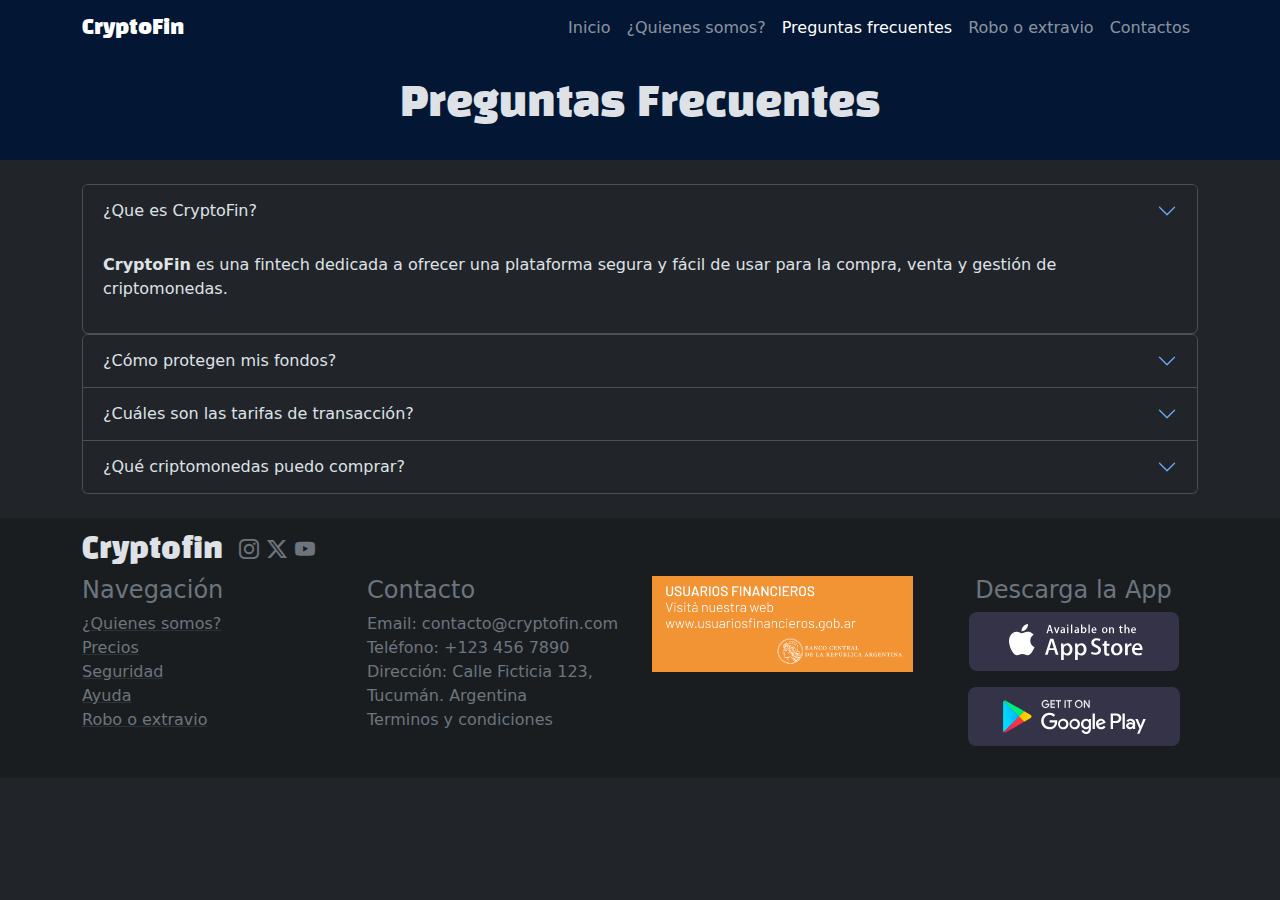
<file: pages/preguntas-frecuentes.html>
<!DOCTYPE html>
<html lang="es" data-bs-theme="dark">
  <head>
    <meta charset="UTF-8" />
    <meta name="viewport" content="width=device-width, initial-scale=1.0" />
    <meta
      name="keywords"
      content="criptomonedas, usdt, bitcoin, wallet, inversion"
    />
    <meta name="author" content="Alvarez Dominguez Jose Agustin" />
    <meta
      name="description"
      content="Descubre como CryptoFin puede ayudarte con tus inversiones. Inverti en criptomonedas, inverti con CryptoFin"
    />

    <link
      href="https://cdn.jsdelivr.net/npm/bootstrap@5.3.3/dist/css/bootstrap.min.css"
      rel="stylesheet"
      integrity="sha384-QWTKZyjpPEjISv5WaRU9OFeRpok6YctnYmDr5pNlyT2bRjXh0JMhjY6hW+ALEwIH"
      crossorigin="anonymous"
    />
    <link
      rel="stylesheet"
      href="https://cdn.jsdelivr.net/npm/bootstrap-icons@1.11.3/font/bootstrap-icons.min.css"
    />
    <link rel="stylesheet" href="../css/styles.css" />
    <link rel="icon" type="image/png" href="../assets/img/fav2.png" />
    <title>Preguntas Frecuentes</title>
  </head>
  <body>
    <header>
      <nav
        class="navbar navbar-expand-md bg-primary-subtle"
        data-bs-theme="dark"
      >
        <div class="container">
          <a href="index.html" class="navbar-brand fuenteBrand">CryptoFin</a>
          <button
            class="navbar-toggler"
            type="button"
            data-bs-toggle="collapse"
            data-bs-target="#opcionesMenu"
          >
            <span class="navbar-toggler-icon"></span>
          </button>
          <div class="collapse navbar-collapse" id="opcionesMenu">
            <ul class="navbar-nav ms-auto">
              <li class="nav-item">
                <a class="nav-link" href="../index.html">Inicio</a>
              </li>
              <li class="nav-item">
                <a class="nav-link" href="./quienes-somos.html"
                  >¿Quienes somos?</a
                >
              </li>
              <li class="nav-item">
                <a
                  class="nav-link active"
                  aria-current="page"
                  href="preguntas-frecuentes.html"
                  >Preguntas frecuentes</a
                >
              </li>
              <li class="nav-item">
                <a class="nav-link" href="./robo-extravio.html"
                  >Robo o extravio</a
                >
              </li>
              <li class="nav-item">
                <a class="nav-link" href="./contactos.html">Contactos</a>
              </li>
            </ul>
          </div>
        </div>
      </nav>
      <div class="fuenteBrand display-5 text-center bg-primary-subtle p-4">
        <h1 class="fuenteBrand">Preguntas Frecuentes</h1>
      </div>
    </header>
    <main>
      <section class="accordion container my-4" id="accordionPregFrec">
        <article class="accordion-item">
          <h2 class="accordion-header">
            <button
              class="accordion-button collapsed"
              type="button"
              data-bs-toggle="collapse"
              data-bs-target="#collapseOne"
              aria-expanded="false"
              aria-controls="collapseOne"
            >
              ¿Que es CryptoFin?
            </button>
          </h2>
          <div
            id="collapseOne"
            class="accordion-collapse"
            data-bs-parent="#accordionPregFrec"
          >
            <div class="accordion-body">
              <p>
                <strong>CryptoFin</strong> es una fintech dedicada a ofrecer una
                plataforma segura y fácil de usar para la compra, venta y
                gestión de criptomonedas.
              </p>
            </div>
          </div>
        </article>
        <div class="accordion-item">
          <h2 class="accordion-header">
            <button
              class="accordion-button collapsed"
              type="button"
              data-bs-toggle="collapse"
              data-bs-target="#collapseTwo"
              aria-expanded="false"
              aria-controls="collapseTwo"
            >
              ¿Cómo protegen mis fondos?
            </button>
          </h2>
          <div
            id="collapseTwo"
            class="accordion-collapse collapse"
            data-bs-parent="#accordionPregFrec"
          >
            <div class="accordion-body">
              <p>
                Utilizamos medidas de seguridad de nivel bancario, incluyendo
                autenticación de dos factores y encriptación.
              </p>
            </div>
          </div>
        </div>
        <div class="accordion-item">
          <h2 class="accordion-header">
            <button
              class="accordion-button collapsed"
              type="button"
              data-bs-toggle="collapse"
              data-bs-target="#collapseThree"
              aria-expanded="false"
              aria-controls="collapseThree"
            >
              ¿Cuáles son las tarifas de transacción?
            </button>
          </h2>
          <div
            id="collapseThree"
            class="accordion-collapse collapse"
            data-bs-parent="#accordionPregFrec"
          >
            <div class="accordion-body">
              <p>
                Nuestras tarifas son competitivas y transparentes. Consulta
                nuestra página de tarifas para más detalles.
              </p>
            </div>
          </div>
        </div>
        <div class="accordion-item">
          <h2 class="accordion-header">
            <button
              class="accordion-button collapsed"
              type="button"
              data-bs-toggle="collapse"
              data-bs-target="#collapseFour"
              aria-expanded="false"
              aria-controls="collapseFour"
            >
              ¿Qué criptomonedas puedo comprar?
            </button>
          </h2>
          <div
            id="collapseFour"
            class="accordion-collapse collapse"
            data-bs-parent="#accordionPregFrec"
          >
            <div class="accordion-body">
              <p>
                Ofrecemos una amplia variedad de criptomonedas, incluyendo
                Bitcoin, Ethereum, Litecoin, y muchas más.
              </p>
            </div>
          </div>
        </div>
      </section>
    </main>
    <!-- FOOTER -->
    <footer class="py-3 bg-dark-subtle">
      <section class="container">
        <div class="row">
          <article class="col-12 d-flex">
            <h3 class="me-3 fuenteBrand">Cryptofin</h3>
            <a href="./pages/error-404.html" class="link-secondary fs-5"
              ><i class="bi bi-instagram"></i
            ></a>
            <a href="./pages/error-404.html" class="mx-2 link-secondary fs-5">
              <i class="bi bi-twitter-x"></i>
            </a>
            <a href="./pages/error-404.html" class="link-secondary fs-5">
              <i class="bi bi-youtube"></i>
            </a>
          </article>
          <article class="col-12 col-md-6 col-lg-3 footerCentrado">
            <h4 class="text-secondary">Navegación</h4>
            <ul class="list-unstyled">
              <li>
                <a
                  href="./quienes-somos.html"
                  class="link-secondary link-underline-opacity-25"
                  >¿Quienes somos?</a
                >
              </li>
              <li>
                <a
                  href="./error-404.html"
                  class="link-secondary link-underline-opacity-25"
                  >Precios</a
                >
              </li>
              <li>
                <a
                  href="./error-404.html"
                  class="link-secondary link-underline-opacity-25"
                  >Seguridad</a
                >
              </li>
              <li>
                <a
                  href="./preguntas-frecuentes.html"
                  class="link-secondary link-underline-opacity-25"
                  >Ayuda</a
                >
              </li>
              <li>
                <a
                  href="./error-404.html"
                  class="link-secondary link-underline-opacity-25"
                  >Robo o extravio</a
                >
              </li>
            </ul>
          </article>
          <article class="col-12 col-md-6 col-lg-3 footerCentrado">
            <h4 class="text-secondary">Contacto</h4>
            <ul class="list-unstyled">
              <li class="text-secondary">Email: contacto@cryptofin.com</li>
              <li class="text-secondary">Teléfono: +123 456 7890</li>
              <li class="text-secondary">
                Dirección: Calle Ficticia 123, Tucumán. Argentina
              </li>
              <li class="text-secondary">Terminos y condiciones</li>
            </ul>
          </article>
          <article class="col-12 col-md-6 col-lg-3">
            <a href="#">
              <img
                src="../assets/img/usuariosfinancieros.png"
                alt="web www.usuariosfinancieros.gob.ar"
                class="imagenFooter"
              />
            </a>
          </article>
          <article class="col-12 col-md-6 col-lg-3 ps-4 text-center">
            <h4 class="text-secondary">Descarga la App</h4>
            <a href="#">
              <img
                src="../assets/img/badge-apple-store.svg"
                alt="IOS AppStore"
                class="mb-3"
              />
            </a>
            <a href="#">
              <img
                src="../assets/img/google-play-badge-bb.svg"
                alt="Google PlayStore"
                class="mb-3"
              />
            </a>
          </article>
        </div>
      </section>
    </footer>
    <script
      src="https://cdn.jsdelivr.net/npm/bootstrap@5.3.3/dist/js/bootstrap.bundle.min.js"
      integrity="sha384-YvpcrYf0tY3lHB60NNkmXc5s9fDVZLESaAA55NDzOxhy9GkcIdslK1eN7N6jIeHz"
      crossorigin="anonymous"
    ></script>
  </body>
</html>
</file>
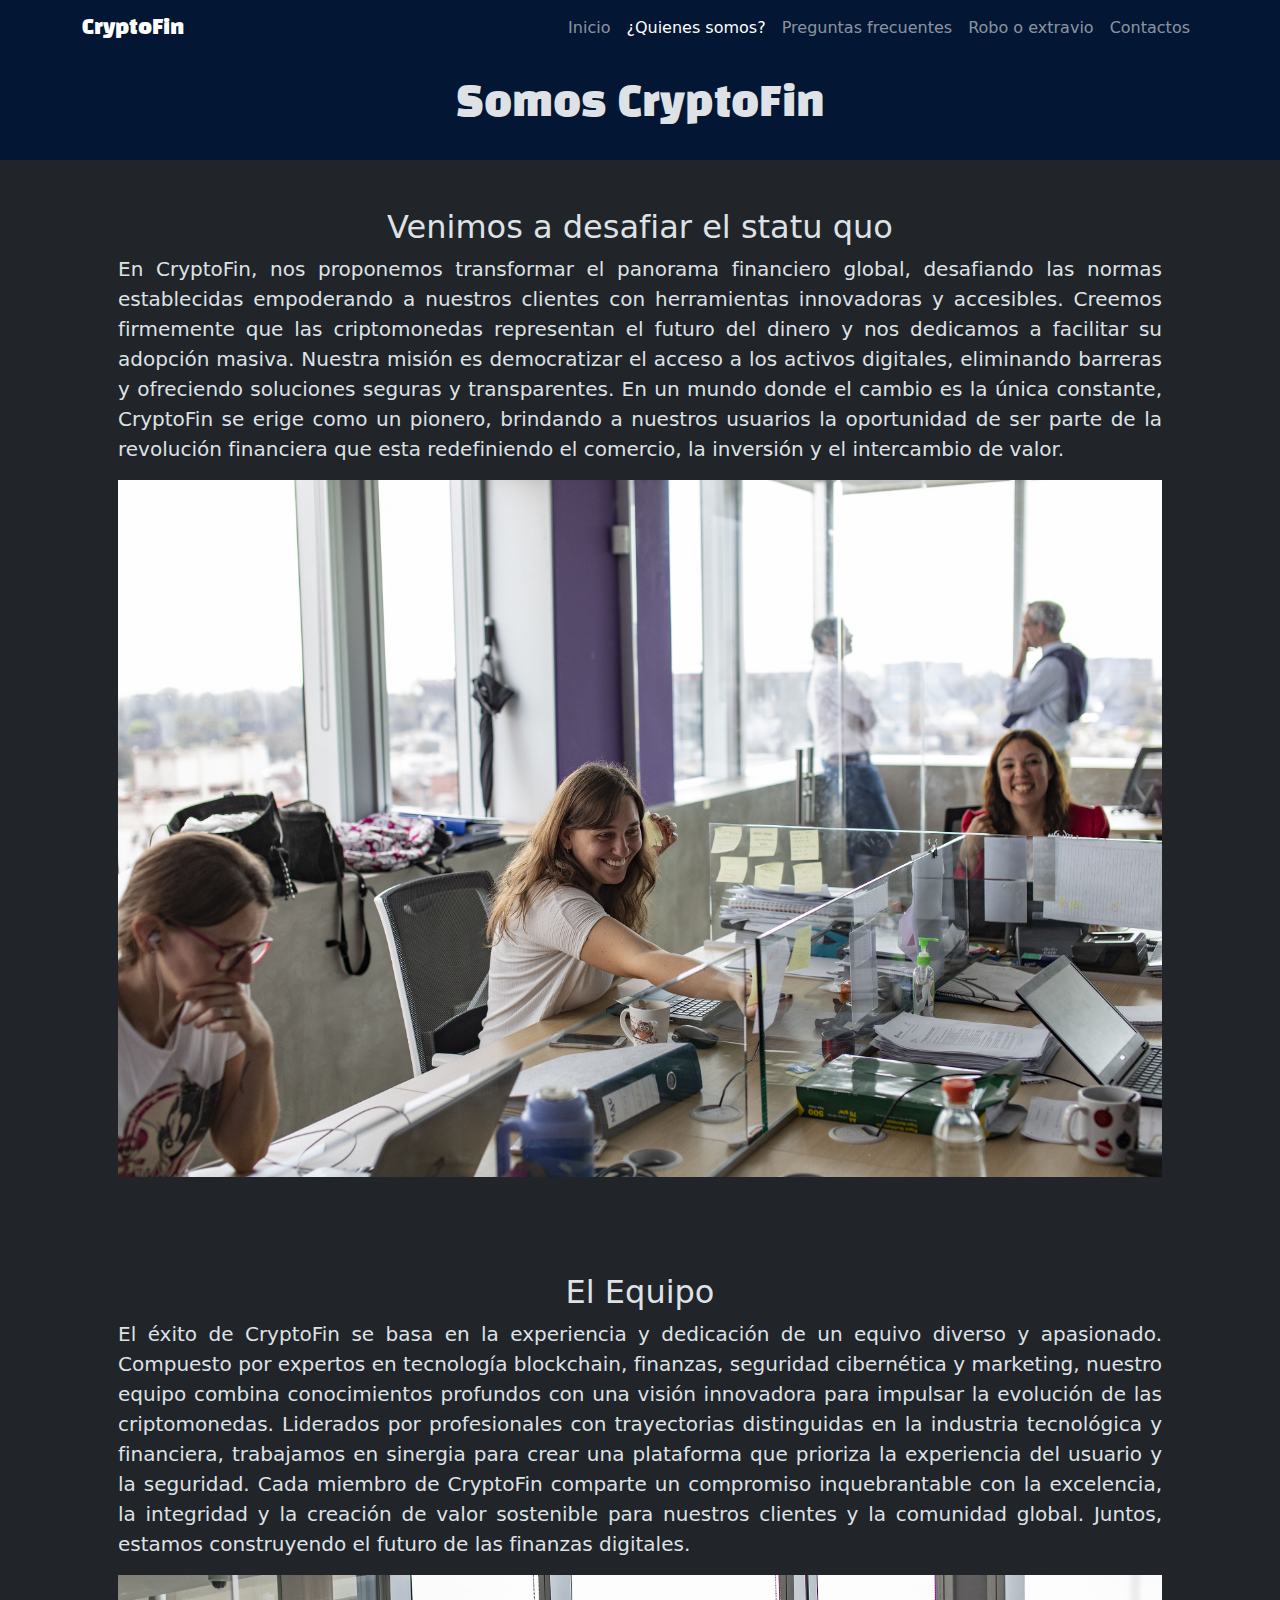
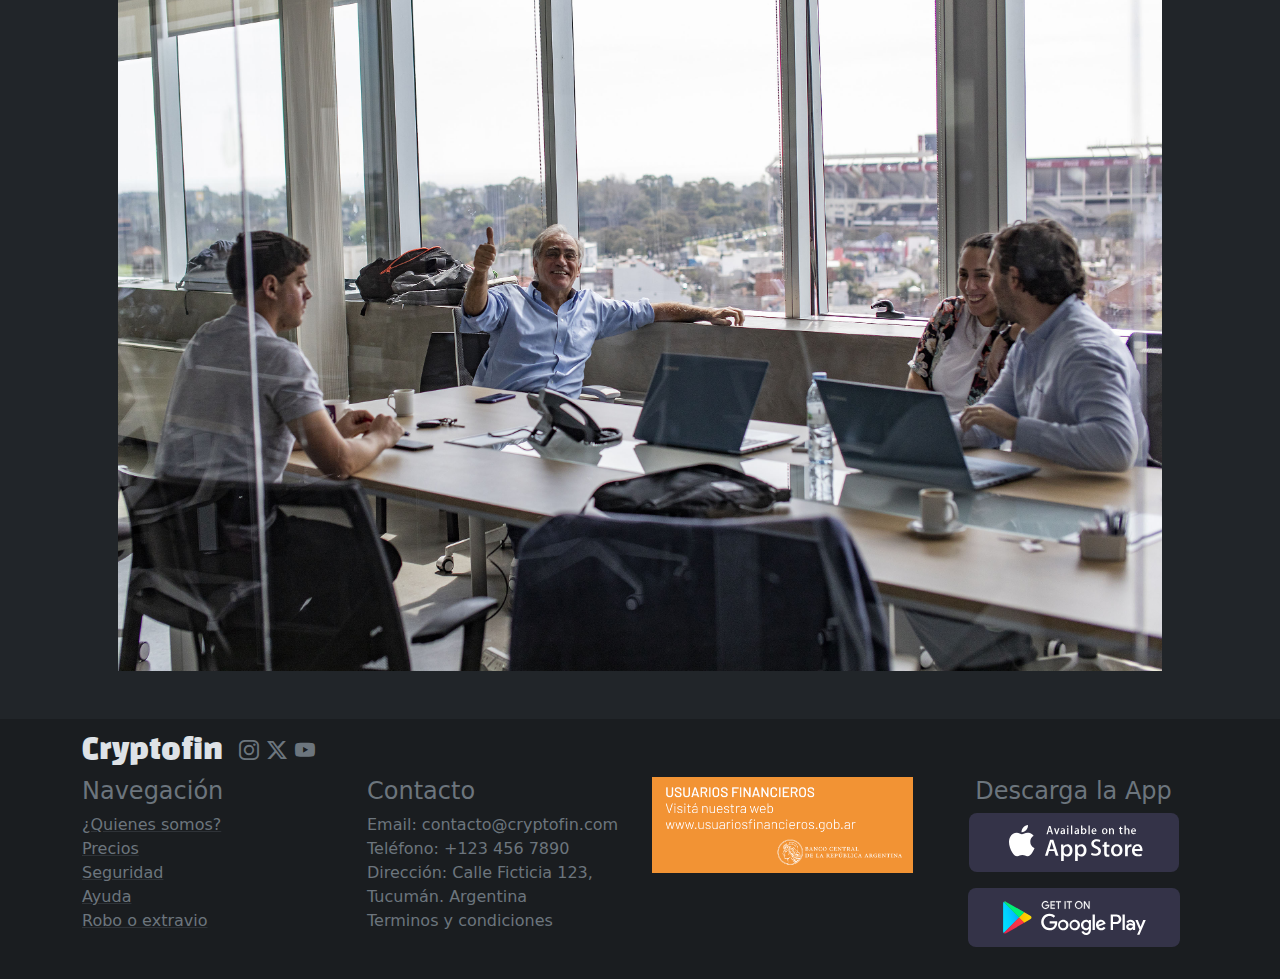
<file: pages/quienes-somos.html>
<!DOCTYPE html>
<html lang="es" data-bs-theme="dark">
  <head>
    <meta charset="UTF-8" />
    <meta name="viewport" content="width=device-width, initial-scale=1.0" />
    <meta
      name="keywords"
      content="criptomonedas, usdt, bitcoin, wallet, inversion"
    />
    <meta name="author" content="Alvarez Dominguez Jose Agustin" />
    <meta
      name="description"
      content="Descubre como CryptoFin puede ayudarte con tus inversiones. Inverti en criptomonedas, inverti con CryptoFin"
    />

    <link
      href="https://cdn.jsdelivr.net/npm/bootstrap@5.3.3/dist/css/bootstrap.min.css"
      rel="stylesheet"
      integrity="sha384-QWTKZyjpPEjISv5WaRU9OFeRpok6YctnYmDr5pNlyT2bRjXh0JMhjY6hW+ALEwIH"
      crossorigin="anonymous"
    />
    <link
      rel="stylesheet"
      href="https://cdn.jsdelivr.net/npm/bootstrap-icons@1.11.3/font/bootstrap-icons.min.css"
    />
    <link rel="stylesheet" href="../css/styles.css" />
    <link rel="icon" type="image/png" href="../assets/img/fav2.png" />
    <title>Quienes somos</title>
  </head>
  <body>
    <header>
      <nav
        class="navbar navbar-expand-md bg-primary-subtle"
        data-bs-theme="dark"
      >
        <div class="container">
          <a href="../index.html" class="navbar-brand fuenteBrand">CryptoFin</a>
          <button
            class="navbar-toggler"
            type="button"
            data-bs-toggle="collapse"
            data-bs-target="#opcionesMenu"
          >
            <span class="navbar-toggler-icon"></span>
          </button>
          <div class="collapse navbar-collapse" id="opcionesMenu">
            <ul class="navbar-nav ms-auto">
              <li class="nav-item">
                <a class="nav-link" href="../index.html">Inicio</a>
              </li>
              <li class="nav-item">
                <a
                  class="nav-link active"
                  aria-current="page"
                  href="./pages/quienes-somos.html"
                  >¿Quienes somos?</a
                >
              </li>
              <li class="nav-item">
                <a class="nav-link" href="./preguntas-frecuentes.html"
                  >Preguntas frecuentes</a
                >
              </li>
              <li class="nav-item">
                <a class="nav-link" href="./robo-extravio.html"
                  >Robo o extravio</a
                >
              </li>
              <li class="nav-item">
                <a class="nav-link" href="./contactos.html">Contactos</a>
              </li>
            </ul>
          </div>
        </div>
      </nav>
      <div class="fuenteBrand display-4 text-center bg-primary-subtle p-4">
        <h1 class="fuenteBrand">Somos CryptoFin</h1>
      </div>
    </header>
    <main class="p5">
      <section>
        <article class="container paddingResponsive">
          <div class="text-center">
            <h2>Venimos a desafiar el statu quo</h2>
          </div>
          <div>
            <p class="lead justificado">
              En CryptoFin, nos proponemos transformar el panorama financiero
              global, desafiando las normas establecidas empoderando a nuestros
              clientes con herramientas innovadoras y accesibles. Creemos
              firmemente que las criptomonedas representan el futuro del dinero
              y nos dedicamos a facilitar su adopción masiva. Nuestra misión es
              democratizar el acceso a los activos digitales, eliminando
              barreras y ofreciendo soluciones seguras y transparentes. En un
              mundo donde el cambio es la única constante, CryptoFin se erige
              como un pionero, brindando a nuestros usuarios la oportunidad de
              ser parte de la revolución financiera que esta redefiniendo el
              comercio, la inversión y el intercambio de valor.
            </p>
          </div>
          <div class="containerImagen">
            <img
              src="../assets/img/quienes-somos/us1.jpg"
              alt="Trabajo de oficina"
            />
          </div>
        </article>

        <article class="container paddingResponsive">
          <div class="text-center">
            <h2>El Equipo</h2>
          </div>
          <div>
            <p class="lead justificado">
              El éxito de CryptoFin se basa en la experiencia y dedicación de un
              equivo diverso y apasionado. Compuesto por expertos en tecnología
              blockchain, finanzas, seguridad cibernética y marketing, nuestro
              equipo combina conocimientos profundos con una visión innovadora
              para impulsar la evolución de las criptomonedas. Liderados por
              profesionales con trayectorias distinguidas en la industria
              tecnológica y financiera, trabajamos en sinergia para crear una
              plataforma que prioriza la experiencia del usuario y la seguridad.
              Cada miembro de CryptoFin comparte un compromiso inquebrantable
              con la excelencia, la integridad y la creación de valor sostenible
              para nuestros clientes y la comunidad global. Juntos, estamos
              construyendo el futuro de las finanzas digitales.
            </p>
          </div>
          <div class="containerImagen">
            <img
              src="../assets/img/quienes-somos/us3.jpg"
              alt="Trabajando en oficina"
            />
          </div>
        </article>
      </section>
    </main>
    <footer class="py-3 bg-dark-subtle">
      <section class="container">
        <div class="row">
          <article class="col-12 d-flex">
            <h3 class="me-3 fuenteBrand">Cryptofin</h3>
            <a href="./pages/error-404.html" class="link-secondary fs-5"
              ><i class="bi bi-instagram"></i
            ></a>
            <a href="./pages/error-404.html" class="mx-2 link-secondary fs-5">
              <i class="bi bi-twitter-x"></i>
            </a>
            <a href="./pages/error-404.html" class="link-secondary fs-5">
              <i class="bi bi-youtube"></i>
            </a>
          </article>
          <article class="col-12 col-md-6 col-lg-3 footerCentrado">
            <h4 class="text-secondary">Navegación</h4>
            <ul class="list-unstyled">
              <li>
                <a
                  href="./quienes-somos.html"
                  class="link-secondary link-underline-opacity-25"
                  >¿Quienes somos?</a
                >
              </li>
              <li>
                <a
                  href="./error-404.html"
                  class="link-secondary link-underline-opacity-25"
                  >Precios</a
                >
              </li>
              <li>
                <a
                  href="./error-404.html"
                  class="link-secondary link-underline-opacity-25"
                  >Seguridad</a
                >
              </li>
              <li>
                <a
                  href="./preguntas-frecuentes.html"
                  class="link-secondary link-underline-opacity-25"
                  >Ayuda</a
                >
              </li>
              <li>
                <a
                  href="./error-404.html"
                  class="link-secondary link-underline-opacity-25"
                  >Robo o extravio</a
                >
              </li>
            </ul>
          </article>
          <article class="col-12 col-md-6 col-lg-3 footerCentrado">
            <h4 class="text-secondary">Contacto</h4>
            <ul class="list-unstyled">
              <li class="text-secondary">Email: contacto@cryptofin.com</li>
              <li class="text-secondary">Teléfono: +123 456 7890</li>
              <li class="text-secondary">
                Dirección: Calle Ficticia 123, Tucumán. Argentina
              </li>
              <li class="text-secondary">Terminos y condiciones</li>
            </ul>
          </article>
          <article class="col-12 col-md-6 col-lg-3">
            <a href="#">
              <img
                src="../assets/img/usuariosfinancieros.png"
                alt="web www.usuariosfinancieros.gob.ar"
                class="imagenFooter"
              />
            </a>
          </article>
          <article class="col-12 col-md-6 col-lg-3 ps-4 text-center">
            <h4 class="text-secondary">Descarga la App</h4>
            <a href="#">
              <img
                src="../assets/img/badge-apple-store.svg"
                alt="IOS AppStore"
                class="mb-3"
              />
            </a>
            <a href="#">
              <img
                src="../assets/img/google-play-badge-bb.svg"
                alt="Google PlayStore"
                class="mb-3"
              />
            </a>
          </article>
        </div>
      </section>
    </footer>
    <script
      src="https://cdn.jsdelivr.net/npm/bootstrap@5.3.3/dist/js/bootstrap.bundle.min.js"
      integrity="sha384-YvpcrYf0tY3lHB60NNkmXc5s9fDVZLESaAA55NDzOxhy9GkcIdslK1eN7N6jIeHz"
      crossorigin="anonymous"
    ></script>
  </body>
</html>
</file>
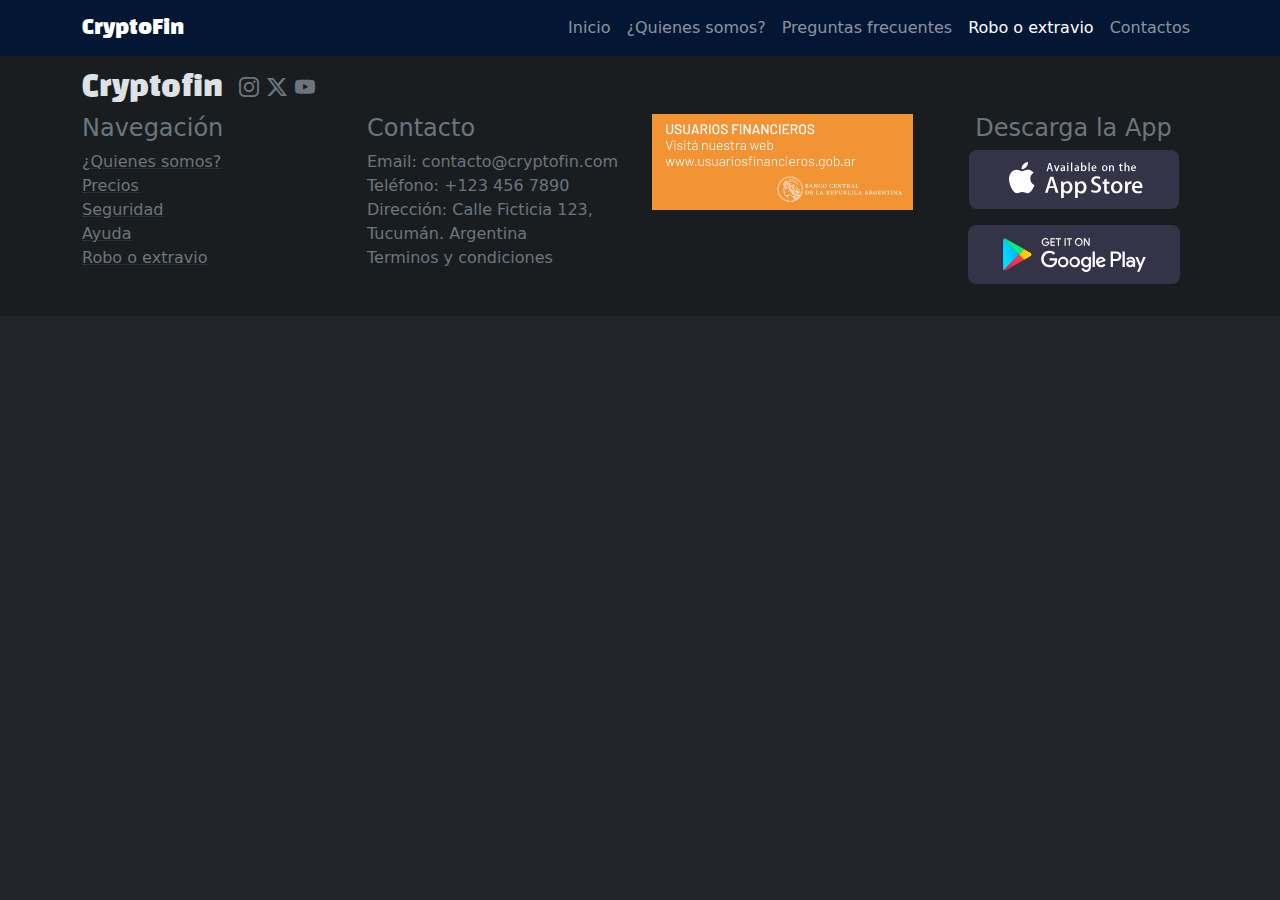
<file: pages/seguridad.html>
<!DOCTYPE html>
<html lang="es" data-bs-theme="dark">
  <head>
    <meta charset="UTF-8" />
    <meta name="viewport" content="width=device-width, initial-scale=1.0" />
    <meta
      name="keywords"
      content="criptomonedas, usdt, bitcoin, wallet, inversion"
    />
    <meta name="author" content="Alvarez Dominguez Jose Agustin" />
    <meta
      name="description"
      content="Descubre como CryptoFin puede ayudarte con tus inversiones. Inverti en criptomonedas, inverti con CryptoFin"
    />

    <link
      href="https://cdn.jsdelivr.net/npm/bootstrap@5.3.3/dist/css/bootstrap.min.css"
      rel="stylesheet"
      integrity="sha384-QWTKZyjpPEjISv5WaRU9OFeRpok6YctnYmDr5pNlyT2bRjXh0JMhjY6hW+ALEwIH"
      crossorigin="anonymous"
    />
    <link
      rel="stylesheet"
      href="https://cdn.jsdelivr.net/npm/bootstrap-icons@1.11.3/font/bootstrap-icons.min.css"
    />
    <link rel="stylesheet" href="../css/styles.css" />
    <link rel="icon" type="image/png" href="../assets/img/fav2.png" />
    <title>Robo o Extravio</title>
  </head>
  <body>
    <header>
      <nav
        class="navbar navbar-expand-md bg-primary-subtle"
        data-bs-theme="dark"
      >
        <div class="container">
          <a href="../index.html" class="navbar-brand fuenteBrand">CryptoFin</a>
          <button
            class="navbar-toggler"
            type="button"
            data-bs-toggle="collapse"
            data-bs-target="#opcionesMenu"
          >
            <span class="navbar-toggler-icon"></span>
          </button>
          <div class="collapse navbar-collapse" id="opcionesMenu">
            <ul class="navbar-nav ms-auto">
              <li class="nav-item">
                <a class="nav-link" href="../index.html">Inicio</a>
              </li>
              <li class="nav-item">
                <a class="nav-link" href="./pages/quienes-somos.html"
                  >¿Quienes somos?</a
                >
              </li>
              <li class="nav-item">
                <a class="nav-link" href="./preguntas-frecuentes.html"
                  >Preguntas frecuentes</a
                >
              </li>
              <li class="nav-item">
                <a
                  class="nav-link active"
                  aria-current="page"
                  href="./robo-extravio.html"
                  >Robo o extravio</a
                >
              </li>
              <li class="nav-item">
                <a class="nav-link" href="./contactos.html">Contactos</a>
              </li>
            </ul>
          </div>
        </div>
      </nav>
    </header>
    <main></main>
    <footer class="py-3 bg-dark-subtle">
      <section class="container">
        <div class="row">
          <article class="col-12 d-flex">
            <h3 class="me-3 fuenteBrand">Cryptofin</h3>
            <a href="./pages/error-404.html" class="link-secondary fs-5"
              ><i class="bi bi-instagram"></i
            ></a>
            <a href="./pages/error-404.html" class="mx-2 link-secondary fs-5">
              <i class="bi bi-twitter-x"></i>
            </a>
            <a href="./pages/error-404.html" class="link-secondary fs-5">
              <i class="bi bi-youtube"></i>
            </a>
          </article>
          <article class="col-12 col-md-6 col-lg-3 footerCentrado">
            <h4 class="text-secondary">Navegación</h4>
            <ul class="list-unstyled">
              <li>
                <a
                  href="./quienes-somos.html"
                  class="link-secondary link-underline-opacity-25"
                  >¿Quienes somos?</a
                >
              </li>
              <li>
                <a
                  href="./error-404.html"
                  class="link-secondary link-underline-opacity-25"
                  >Precios</a
                >
              </li>
              <li>
                <a
                  href="./error-404.html"
                  class="link-secondary link-underline-opacity-25"
                  >Seguridad</a
                >
              </li>
              <li>
                <a
                  href="./preguntas-frecuentes.html"
                  class="link-secondary link-underline-opacity-25"
                  >Ayuda</a
                >
              </li>
              <li>
                <a
                  href="./error-404.html"
                  class="link-secondary link-underline-opacity-25"
                  >Robo o extravio</a
                >
              </li>
            </ul>
          </article>
          <article class="col-12 col-md-6 col-lg-3 footerCentrado">
            <h4 class="text-secondary">Contacto</h4>
            <ul class="list-unstyled">
              <li class="text-secondary">Email: contacto@cryptofin.com</li>
              <li class="text-secondary">Teléfono: +123 456 7890</li>
              <li class="text-secondary">
                Dirección: Calle Ficticia 123, Tucumán. Argentina
              </li>
              <li class="text-secondary">Terminos y condiciones</li>
            </ul>
          </article>
          <article class="col-12 col-md-6 col-lg-3">
            <img
              src="../assets/img/usuariosfinancieros.png"
              alt="web www.usuariosfinancieros.gob.ar"
              class="imagenFooter"
            />
          </article>
          <article class="col-12 col-md-6 col-lg-3 ps-4 text-center">
            <h4 class="text-secondary">Descarga la App</h4>
            <img
              src="../assets/img/badge-apple-store.svg"
              alt="IOS AppStore"
              class="mb-3"
            />
            <img
              src="../assets/img/google-play-badge-bb.svg"
              alt="Google PlayStore"
              class="mb-3"
            />
          </article>
        </div>
      </section>
    </footer>
    <script
      src="https://cdn.jsdelivr.net/npm/bootstrap@5.3.3/dist/js/bootstrap.bundle.min.js"
      integrity="sha384-YvpcrYf0tY3lHB60NNkmXc5s9fDVZLESaAA55NDzOxhy9GkcIdslK1eN7N6jIeHz"
      crossorigin="anonymous"
    ></script>
  </body>
</html>
</file>
<file: css/styles.css>
@import url("https://fonts.googleapis.com/css2?family=Black+Han+Sans&display=swap");

/* Estilos generales */

.fuenteBrand {
  font-family: "Black Han Sans", sans-serif;
}

.imagenCarousel {
    height: 400px;
    object-fit: cover;
    
}

.justificado {
  text-align: justify;
}

.screenshotApple {
  max-width: 300px;
}

.gridContainer {
  display: grid;
  grid-template-columns: repeat(3, 1fr);
}

.gridItem1 {
  grid-row: span 4;
}

.espaciadoParrafo {
  line-height: 1.8;
}

.gridItem2 {
  grid-column: 2/4;
}

.gridItem3 {
  grid-row: span 2;
}

/* Pagina de contacto */

.text-area-consulta {
  resize: none;
}

.mapaRolling {
  border: 0;
  width: 100%;
  border-radius: 10px;
}

.flexible {
  display: flex;
  justify-content: center;
  gap: 1.5rem;
  padding: 3rem;
}

.formularioResponsive {
  width: 100%;
}

.paddingResponsive {
  padding: 3rem;
}

/* Quienes somos */

.containerImagen {
  max-width: 1250px;
  width: 100%;
  height: auto;
  overflow: hidden;
  img {
    width: 100%;
    height: auto;
    object-fit: cover;
  }
}

/* footer */

.imagenFooter {
  object-fit: cover;
  width: 100%;
}

/* Media Queries Mobile y Tablet */

@media screen and (max-width: 576px) {
  .gridContainer {
    display: flex;
    flex-direction: column;
    width: 100%;
    padding: 10px;
  }

  .gridItem1,
  .gridItem2,
  .gridItem3 {
    text-align: center;
  }

  .footerCentrado {
    text-align: start;
  }

  .contenedorOculto {
    display: none;
  }

  .justificado {
    text-align: start;
  }
}

@media screen and (min-width: 577px) and (max-width: 768px) {
  .flexible {
    display: flex;
    flex-direction: column;
    align-items: center;
    width: 100%;
    padding: 0.75rem;
  }

  .contenedorOculto {
    display: none;
  }

  .paddingResponsive {
    padding: 1rem;
  }

  .justificado {
    text-align: start;
  }

  .section1 {
    margin: 10px 0px;
    width: 100%;
  }
  .footerCentrado {
    text-align: center;
  }
}

/* MEdia queries dispositivos lg */

@media screen and (min-width:992px) {
    .imagenCarousel{
        object-position:50% 25%;

    }
    
    .imagenError {
      width:50%!important;

    }
}
</file>
